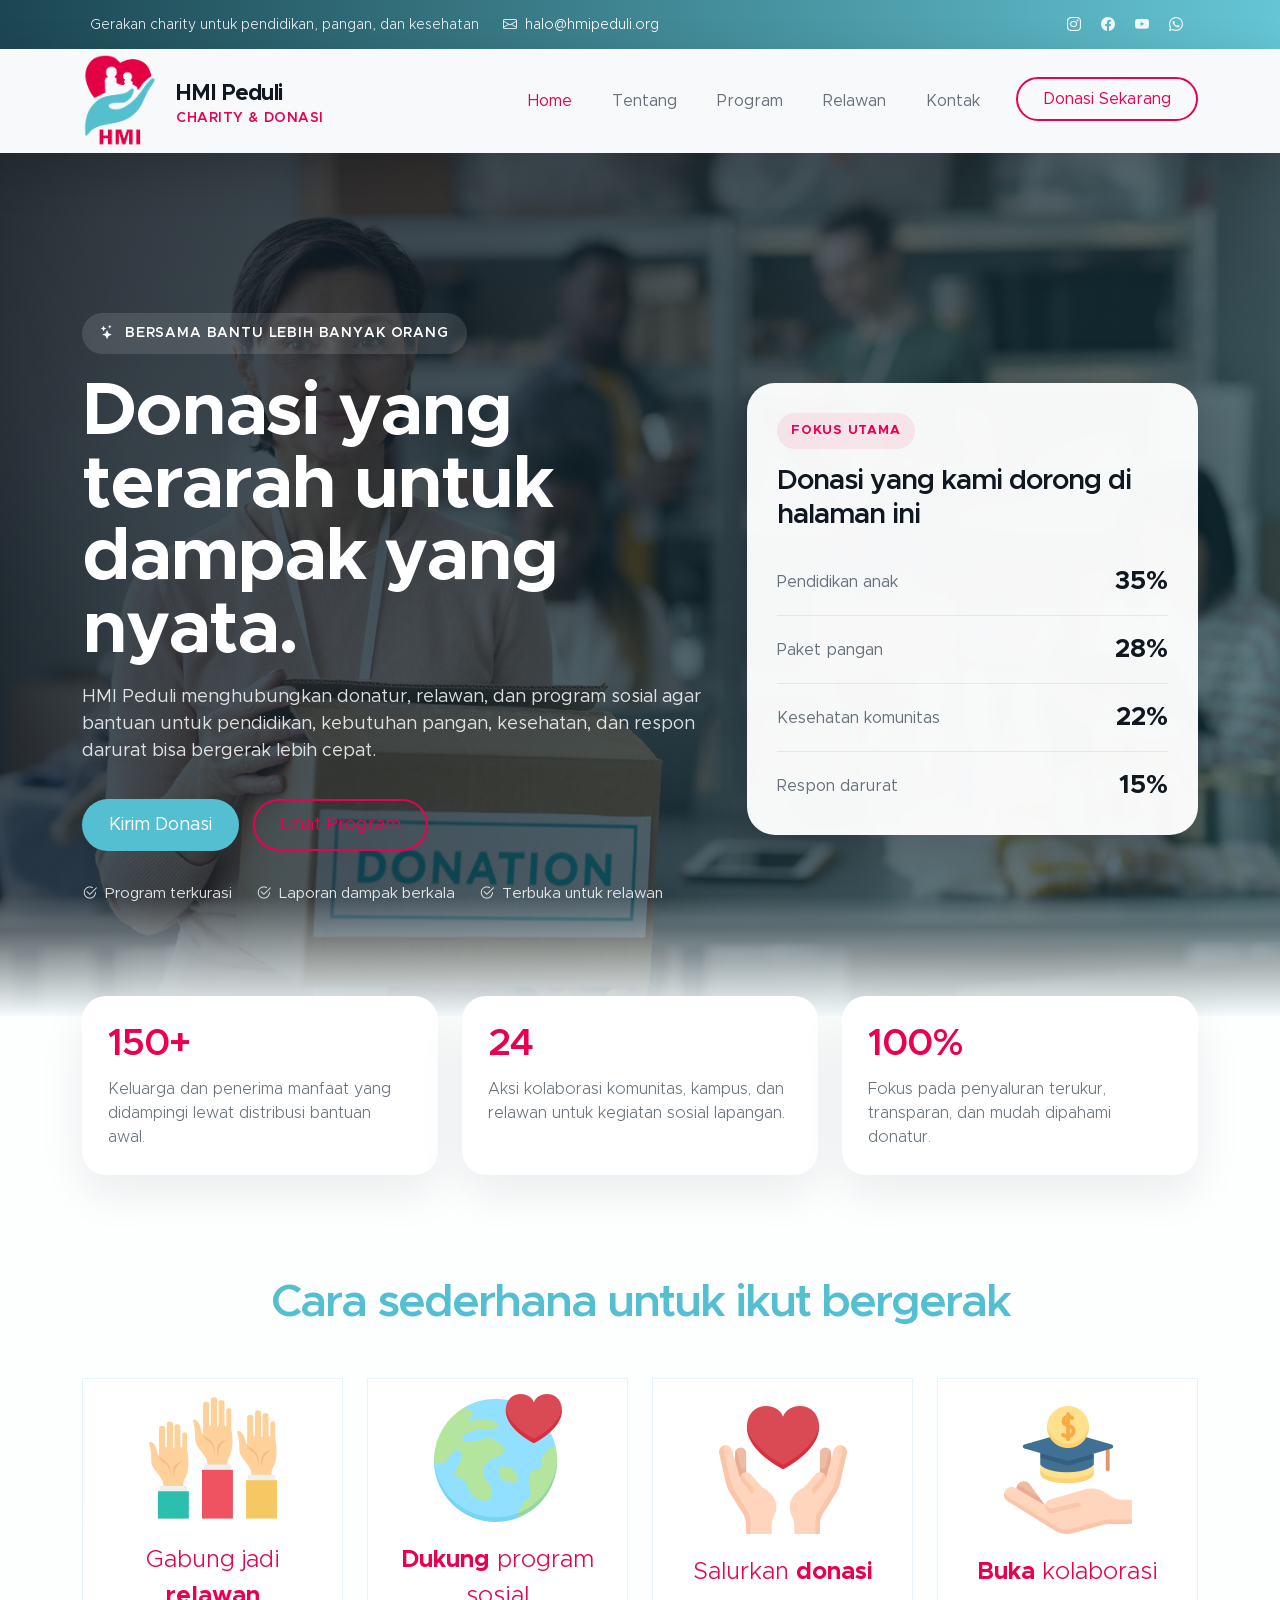
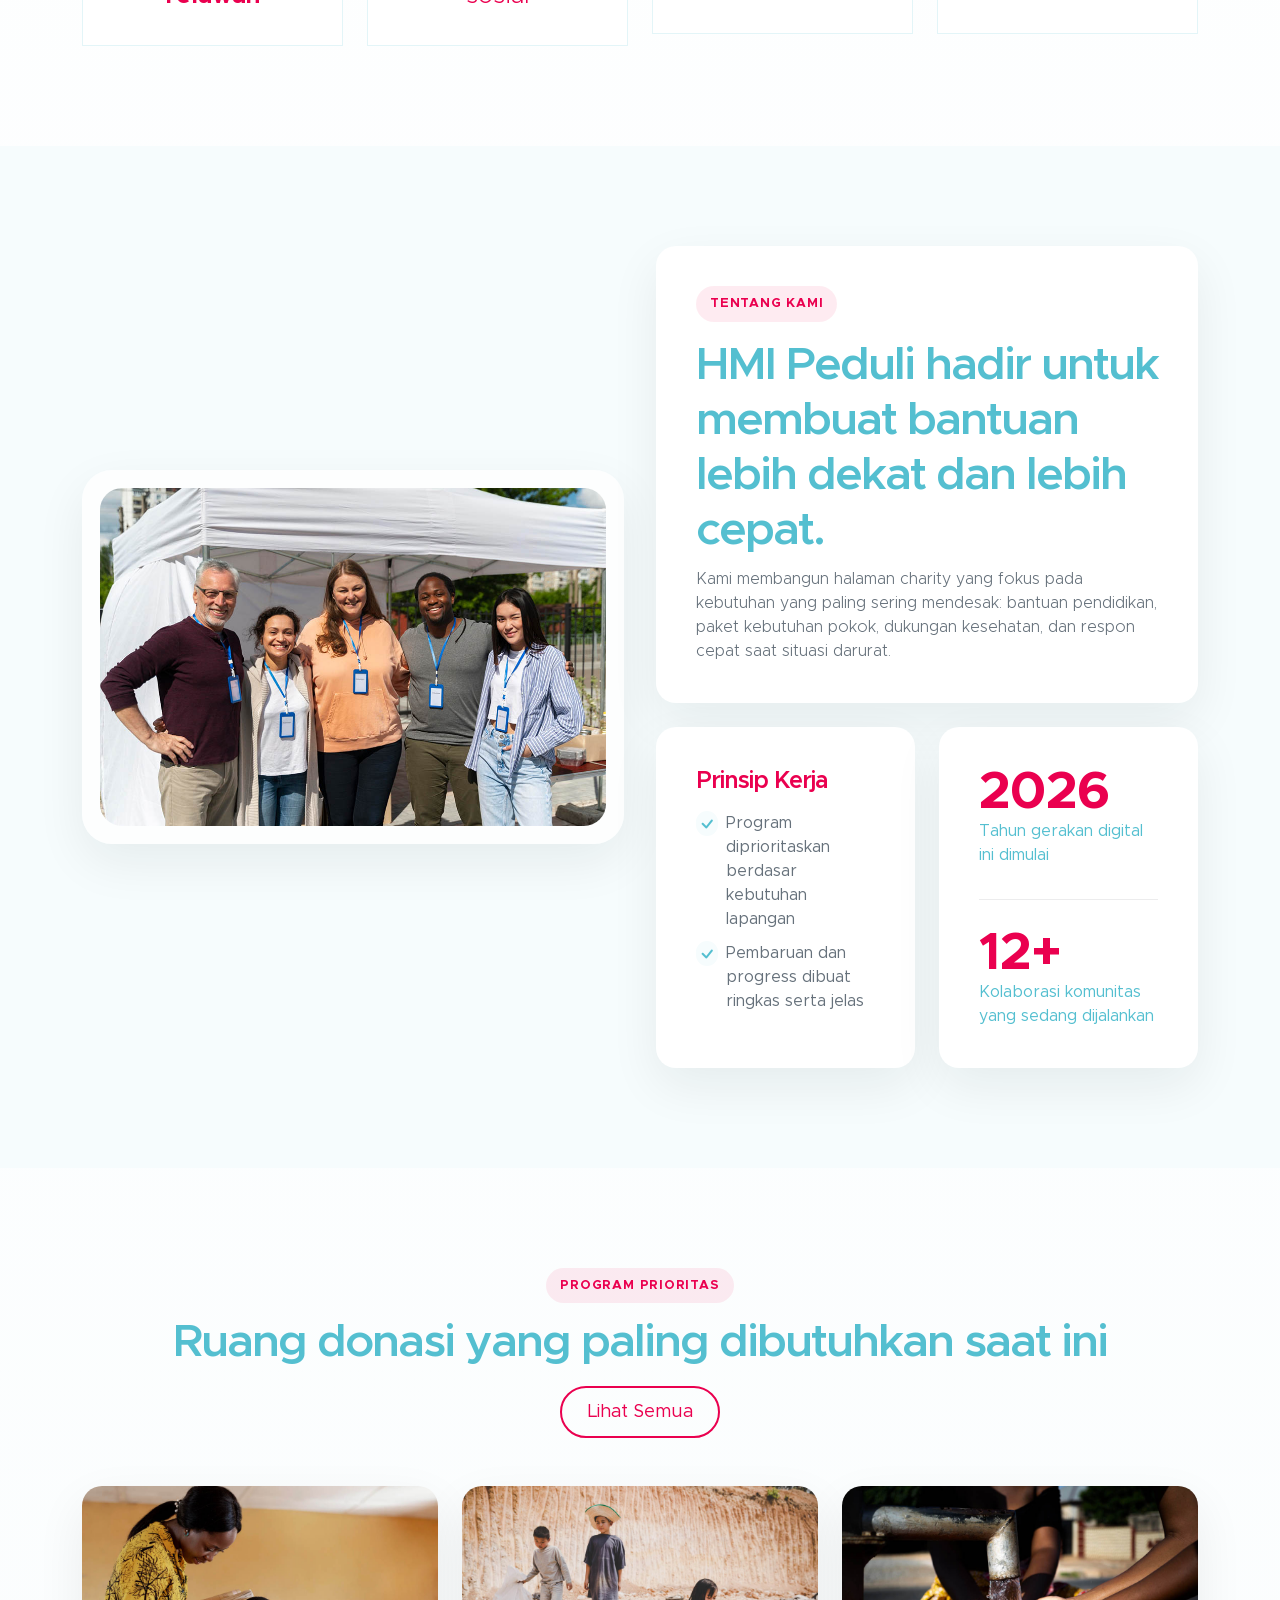
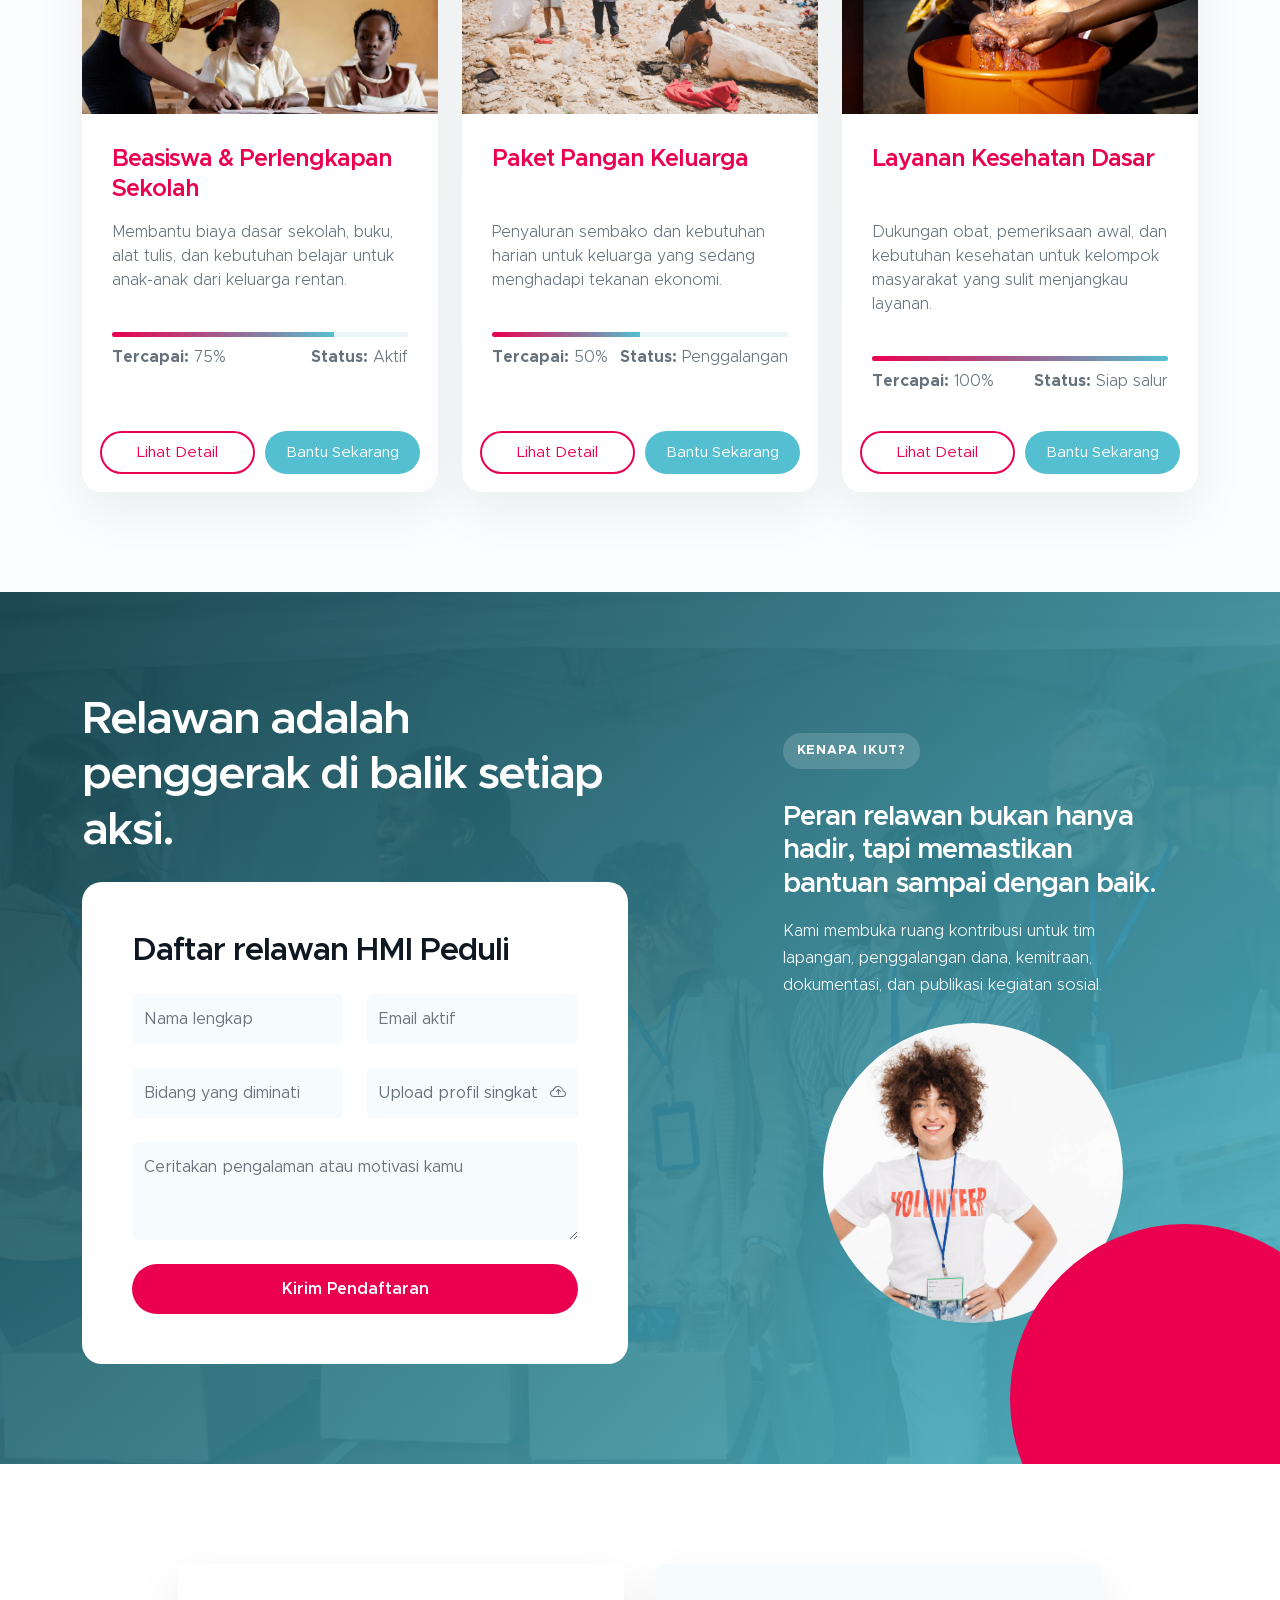
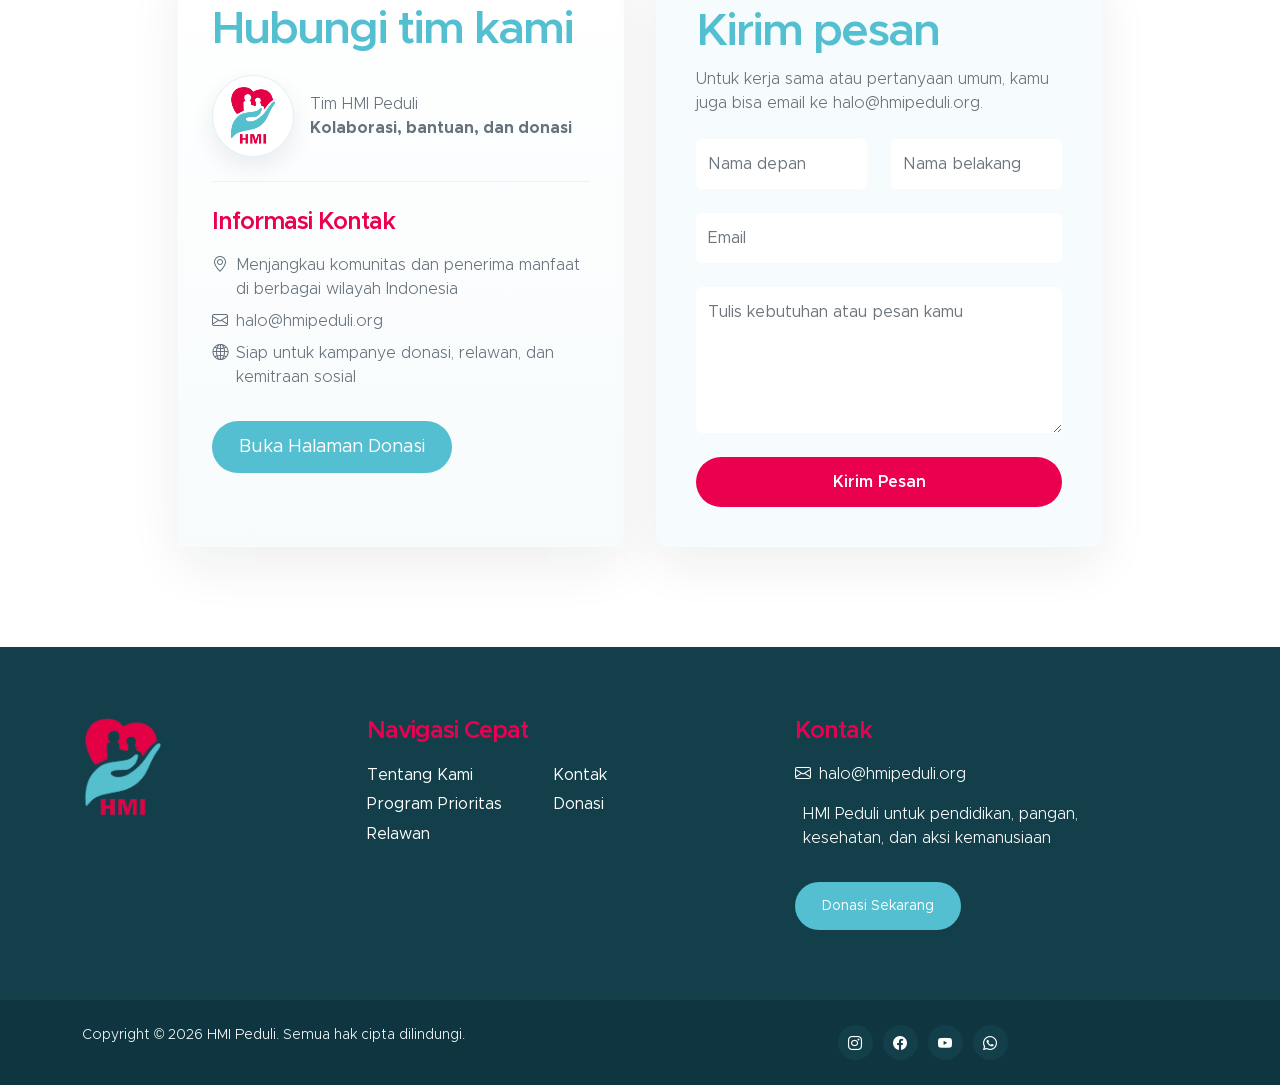
<file: public/index.html>
<!doctype html>
<html lang="id">

<head>
    <meta charset="utf-8">
    <meta name="viewport" content="width=device-width, initial-scale=1">
    <meta name="description" content="HMI Peduli adalah gerakan charity untuk menghimpun donasi dan relawan bagi pendidikan, pangan, kesehatan, dan aksi kemanusiaan.">
    <meta name="author" content="HMI Peduli">
    <title>HMI Peduli | Charity &amp; Donasi</title>
    <link rel="icon" type="image/x-icon" href="/favicon.ico">

    <link href="css/bootstrap.min.css" rel="stylesheet">
    <link href="css/bootstrap-icons.css" rel="stylesheet">
    <link href="css/templatemo-kind-heart-charity.css" rel="stylesheet">

    <style>
        :root {
            --primary-color: #ea004f;
            --secondary-color: #54bfd0;
            --section-bg-color: #f6fcfd;
            --site-footer-bg-color: #123f4a;
            --custom-btn-bg-color: #ea004f;
            --custom-btn-bg-hover-color: #54bfd0;
            --p-color: #66717b;
            --dark-color: #0f1720;
            --border-color: #dce8ec;
        }

        html { scroll-behavior: smooth; }
        body { background: linear-gradient(180deg, #ffffff 0%, #f8fcfd 100%); }
        .site-header { background: linear-gradient(90deg, rgba(18, 63, 74, 0.96), rgba(84, 191, 208, 0.9)); }
        .site-header p, .site-header a, .site-header .social-icon-link { color: rgba(255, 255, 255, 0.92); }
        .navbar-brand .logo { width: 74px; height: auto; margin-right: 14px; }
        .navbar-brand span { color: var(--dark-color); font-weight: 700; letter-spacing: -0.8px; }
        .navbar-brand small { color: var(--primary-color); font-size: 14px; font-weight: 600; letter-spacing: 0.04em; text-transform: uppercase; }
        .brand-hero {
            min-height: 92vh;
            padding: 160px 0 110px;
            position: relative;
            background:
                linear-gradient(120deg, rgba(15, 23, 32, 0.85), rgba(18, 63, 74, 0.6)),
                url("images/slide/volunteer-helping-with-donation-box.jpg") center center / cover no-repeat;
        }
        .brand-hero::after {
            content: "";
            position: absolute;
            inset: auto 0 0 0;
            height: 120px;
            background: linear-gradient(180deg, rgba(246, 252, 253, 0), rgba(246, 252, 253, 1));
        }
        .hero-copy, .hero-card { position: relative; z-index: 2; }
        .hero-eyebrow {
            display: inline-flex;
            align-items: center;
            gap: 10px;
            padding: 10px 18px;
            border-radius: 999px;
            background: rgba(255, 255, 255, 0.12);
            color: #fff;
            font-size: 14px;
            font-weight: 600;
            letter-spacing: 0.06em;
            text-transform: uppercase;
        }
        .hero-copy h1, .hero-copy p { color: #fff; }
        .hero-copy h1 {
            max-width: 720px;
            margin: 22px 0 18px;
            font-size: clamp(42px, 7vw, 74px);
            line-height: 0.98;
        }
        .hero-copy p { max-width: 620px; font-size: 18px; font-weight: 400; color: rgba(255, 255, 255, 0.84); }
        .hero-actions { display: flex; flex-wrap: wrap; gap: 14px; margin-top: 34px; }
        .hero-note { margin-top: 32px; display: flex; flex-wrap: wrap; gap: 24px; }
        .hero-note span { color: rgba(255, 255, 255, 0.84); font-size: 15px; font-weight: 500; }
        .hero-card {
            background: rgba(255, 255, 255, 0.96);
            border-radius: 28px;
            padding: 30px;
            box-shadow: 0 24px 70px rgba(0, 0, 0, 0.18);
        }
        .hero-card .stat-line {
            display: flex;
            justify-content: space-between;
            align-items: center;
            padding: 14px 0;
            border-bottom: 1px solid rgba(15, 23, 32, 0.08);
        }
        .hero-card .stat-line:last-child { border-bottom: 0; padding-bottom: 0; }
        .hero-card .stat-label { color: var(--p-color); font-weight: 500; }
        .hero-card .stat-value { color: var(--dark-color); font-size: 26px; font-weight: 700; }
        .brand-strip { margin-top: -44px; position: relative; z-index: 3; }
        .impact-card {
            height: 100%;
            padding: 26px;
            background: #fff;
            border-radius: 24px;
            box-shadow: 0 18px 46px rgba(15, 23, 32, 0.08);
        }
        .impact-card h3 { margin-bottom: 10px; color: var(--primary-color); font-size: 38px; }
        .featured-block { background: #fff; border: 1px solid rgba(84, 191, 208, 0.16); }
        .featured-block:hover { transform: translateY(-6px); box-shadow: 0 18px 40px rgba(84, 191, 208, 0.18); }
        .program-pill {
            display: inline-block;
            padding: 8px 14px;
            border-radius: 999px;
            background: rgba(234, 0, 79, 0.08);
            color: var(--primary-color);
            font-size: 13px;
            font-weight: 700;
            letter-spacing: 0.06em;
            text-transform: uppercase;
        }
        .custom-block-wrap, .custom-text-box, .contact-info-wrap, .contact-form { box-shadow: 0 18px 50px rgba(15, 23, 32, 0.07); }
        .program-grid {
            align-items: stretch;
            --bs-gutter-y: 1.5rem;
        }
        .program-section-header {
            display: flex;
            flex-direction: column;
            align-items: center;
            justify-content: center;
            gap: 12px;
            margin-bottom: 1.5rem;
        }
        .program-section-header .program-section-actions {
            margin-top: 4px;
        }
        .program-card-col {
            display: flex;
        }
        .program-card {
            display: flex;
            flex-direction: column;
            width: 100%;
            height: 100%;
        }
        .program-card .custom-block-image {
            height: 228px;
        }
        .program-card .custom-block {
            display: flex;
            flex-direction: column;
            flex: 1;
        }
        .program-card .custom-block-body {
            display: flex;
            flex-direction: column;
            flex: 1;
        }
        .program-card-title {
            line-height: 1.25;
            min-height: 2.5em;
            display: flex;
            align-items: flex-start;
        }
        .program-card-copy {
            min-height: 4.5em;
        }
        .program-card-meta {
            margin-top: auto;
            gap: 12px;
        }
        .program-card-actions {
            display: flex;
            gap: 10px;
            padding: 0 18px 18px;
        }
        .program-card-actions .btn {
            flex: 1;
            border-radius: 999px;
            font-size: 15px;
            padding: 12px 14px;
            text-align: center;
        }
        .program-card-actions .custom-btn {
            display: inline-block;
        }
        .about-balance-row {
            align-items: center;
            --bs-gutter-x: 2rem;
            --bs-gutter-y: 2rem;
        }
        .about-visual-card {
            padding: 18px;
            background: rgba(255, 255, 255, 0.78);
            border-radius: 30px;
            box-shadow: 0 18px 50px rgba(15, 23, 32, 0.07);
        }
        .about-visual-card .custom-text-box-image {
            border-radius: 22px;
        }
        .about-detail-grid {
            align-items: stretch;
            --bs-gutter-y: 1.5rem;
        }
        .about-detail-grid > div {
            display: flex;
        }
        .about-detail-grid .custom-text-box {
            width: 100%;
            height: 100%;
            margin-bottom: 0;
        }
        .about-metrics-box {
            display: flex;
            flex-direction: column;
            justify-content: space-between;
        }
        .about-metrics-box .counter-thumb {
            margin: 0;
        }
        .about-metrics-box .counter-thumb + .counter-thumb {
            margin-top: 32px;
            padding-top: 28px;
            border-top: 1px solid rgba(15, 23, 32, 0.08);
        }
        .contact-panels {
            align-items: stretch;
            justify-content: center;
            --bs-gutter-x: 2rem;
            --bs-gutter-y: 2rem;
        }
        .custom-block-wrap .progress { background: #eaf5f7; }
        .custom-block-wrap .progress-bar { background: linear-gradient(90deg, var(--primary-color), var(--secondary-color)); }
        .volunteer-section {
            background:
                linear-gradient(135deg, rgba(18, 63, 74, 0.95), rgba(84, 191, 208, 0.9)),
                url("images/different-people-doing-volunteer-work.jpg") center center / cover no-repeat;
        }
        .contact-info-wrap {
            background: linear-gradient(180deg, #ffffff 0%, #f7fbfc 100%);
            height: 100%;
            padding: 38px 34px 34px;
        }
        .contact-form {
            height: 100%;
        }
        .contact-info-wrap h2 {
            margin-bottom: 8px;
        }
        .contact-image-wrap {
            align-items: center;
            gap: 16px;
            margin-top: 18px;
            margin-bottom: 26px;
            padding-bottom: 24px;
        }
        .contact-avatar-shell {
            width: 82px;
            height: 82px;
            flex: 0 0 82px;
            display: flex;
            align-items: center;
            justify-content: center;
            background: #fff;
            border: 1px solid rgba(84, 191, 208, 0.18);
            border-radius: 50%;
            overflow: hidden;
            box-shadow: 0 10px 24px rgba(15, 23, 32, 0.08);
        }
        .contact-avatar-shell img {
            width: 100%;
            height: 100%;
            object-fit: contain;
            padding: 10px;
        }
        .contact-info a, .site-footer a { word-break: break-word; }
        .site-footer .logo { max-width: 140px; }
        .site-footer-bottom { background: rgba(0, 0, 0, 0.14); }
        @media screen and (max-width: 991px) {
            .brand-hero { min-height: auto; padding-top: 130px; }
            .brand-strip { margin-top: 0; }
            .program-section-header {
                align-items: center;
            }
            .program-card .custom-block-image { height: 210px; }
            .program-card-copy { min-height: 0; }
            .program-card-actions {
                flex-direction: column;
            }
            .about-balance-row { --bs-gutter-x: 1.25rem; }
            .about-visual-card { padding: 12px; }
            .contact-info-wrap { padding: 30px 24px; }
            .contact-panels { --bs-gutter-x: 1.25rem; }
        }
    </style>
</head>

<body id="top">
    <header class="site-header">
        <div class="container">
            <div class="row">
                <div class="col-lg-8 col-12 d-flex flex-wrap">
                    <p class="d-flex me-4 mb-0">
                        <i class="bi-heart-pulse me-2"></i>
                        Gerakan charity untuk pendidikan, pangan, dan kesehatan
                    </p>
                    <p class="d-flex mb-0">
                        <i class="bi-envelope me-2"></i>
                        <a href="mailto:halo@hmipeduli.org">halo@hmipeduli.org</a>
                    </p>
                </div>
                <div class="col-lg-3 col-12 ms-auto d-lg-block d-none">
                    <ul class="social-icon">
                        <li class="social-icon-item"><a href="#" class="social-icon-link bi-instagram"></a></li>
                        <li class="social-icon-item"><a href="#" class="social-icon-link bi-facebook"></a></li>
                        <li class="social-icon-item"><a href="#" class="social-icon-link bi-youtube"></a></li>
                        <li class="social-icon-item"><a href="#" class="social-icon-link bi-whatsapp"></a></li>
                    </ul>
                </div>
            </div>
        </div>
    </header>

    <nav class="navbar navbar-expand-lg bg-light shadow-lg">
        <div class="container">
            <a class="navbar-brand" href="/">
                <img src="logo.png" class="logo img-fluid" alt="Logo HMI Peduli">
                <span>HMI Peduli<small>Charity &amp; Donasi</small></span>
            </a>

            <button class="navbar-toggler" type="button" data-bs-toggle="collapse" data-bs-target="#navbarNav"
                aria-controls="navbarNav" aria-expanded="false" aria-label="Toggle navigation">
                <span class="navbar-toggler-icon"></span>
            </button>

            <div class="collapse navbar-collapse" id="navbarNav">
                <ul class="navbar-nav ms-auto">
                    <li class="nav-item"><a class="nav-link click-scroll" href="#top">Home</a></li>
                    <li class="nav-item"><a class="nav-link click-scroll" href="#tentang">Tentang</a></li>
                    <li class="nav-item"><a class="nav-link click-scroll" href="#program">Program</a></li>
                    <li class="nav-item"><a class="nav-link click-scroll" href="#relawan">Relawan</a></li>
                    <li class="nav-item"><a class="nav-link click-scroll" href="#kontak">Kontak</a></li>
                    <li class="nav-item ms-3"><a class="nav-link custom-btn custom-border-btn btn" href="/donasi">Donasi Sekarang</a></li>
                </ul>
            </div>
        </div>
    </nav>

    <main>
        <section class="brand-hero d-flex align-items-center">
            <div class="container">
                <div class="row align-items-center g-4">
                    <div class="col-lg-7 col-12">
                        <div class="hero-copy">
                            <span class="hero-eyebrow"><i class="bi-stars"></i>Bersama bantu lebih banyak orang</span>
                            <h1>Donasi yang terarah untuk dampak yang nyata.</h1>
                            <p>HMI Peduli menghubungkan donatur, relawan, dan program sosial agar bantuan untuk pendidikan, kebutuhan pangan, kesehatan, dan respon darurat bisa bergerak lebih cepat.</p>
                            <div class="hero-actions">
                                <a href="/donasi" class="custom-btn btn">Kirim Donasi</a>
                                <a href="#program" class="custom-btn custom-border-btn btn">Lihat Program</a>
                            </div>
                            <div class="hero-note">
                                <span><i class="bi-check2-circle me-2"></i>Program terkurasi</span>
                                <span><i class="bi-check2-circle me-2"></i>Laporan dampak berkala</span>
                                <span><i class="bi-check2-circle me-2"></i>Terbuka untuk relawan</span>
                            </div>
                        </div>
                    </div>

                    <div class="col-lg-5 col-12">
                        <div class="hero-card">
                            <span class="program-pill mb-3">Fokus Utama</span>
                            <h4 class="mb-3">Donasi yang kami dorong di halaman ini</h4>
                            <div class="stat-line"><span class="stat-label">Pendidikan anak</span><span class="stat-value">35%</span></div>
                            <div class="stat-line"><span class="stat-label">Paket pangan</span><span class="stat-value">28%</span></div>
                            <div class="stat-line"><span class="stat-label">Kesehatan komunitas</span><span class="stat-value">22%</span></div>
                            <div class="stat-line"><span class="stat-label">Respon darurat</span><span class="stat-value">15%</span></div>
                        </div>
                    </div>
                </div>
            </div>
        </section>

        <section class="brand-strip pb-0">
            <div class="container">
                <div class="row g-4">
                    <div class="col-lg-4 col-md-6 col-12">
                        <div class="impact-card">
                            <h3>150+</h3>
                            <p class="mb-0">Keluarga dan penerima manfaat yang didampingi lewat distribusi bantuan awal.</p>
                        </div>
                    </div>
                    <div class="col-lg-4 col-md-6 col-12">
                        <div class="impact-card">
                            <h3>24</h3>
                            <p class="mb-0">Aksi kolaborasi komunitas, kampus, dan relawan untuk kegiatan sosial lapangan.</p>
                        </div>
                    </div>
                    <div class="col-lg-4 col-md-12 col-12">
                        <div class="impact-card">
                            <h3>100%</h3>
                            <p class="mb-0">Fokus pada penyaluran terukur, transparan, dan mudah dipahami donatur.</p>
                        </div>
                    </div>
                </div>
            </div>
        </section>

        <section class="section-padding">
            <div class="container">
                <div class="row">
                    <div class="col-lg-10 col-12 text-center mx-auto">
                        <h2 class="mb-5">Cara sederhana untuk ikut bergerak</h2>
                    </div>
                    <div class="col-lg-3 col-md-6 col-12 mb-4 mb-lg-0">
                        <div class="featured-block d-flex justify-content-center align-items-center">
                            <a href="/donasi" class="d-block">
                                <img src="images/icons/hands.png" class="featured-block-image img-fluid" alt="Relawan">
                                <p class="featured-block-text">Gabung jadi <strong>relawan</strong></p>
                            </a>
                        </div>
                    </div>
                    <div class="col-lg-3 col-md-6 col-12 mb-4 mb-lg-0">
                        <div class="featured-block d-flex justify-content-center align-items-center">
                            <a href="#program" class="d-block">
                                <img src="images/icons/heart.png" class="featured-block-image img-fluid" alt="Aksi sosial">
                                <p class="featured-block-text"><strong>Dukung</strong> program sosial</p>
                            </a>
                        </div>
                    </div>
                    <div class="col-lg-3 col-md-6 col-12 mb-4 mb-lg-0">
                        <div class="featured-block d-flex justify-content-center align-items-center">
                            <a href="/donasi" class="d-block">
                                <img src="images/icons/receive.png" class="featured-block-image img-fluid" alt="Donasi">
                                <p class="featured-block-text">Salurkan <strong>donasi</strong></p>
                            </a>
                        </div>
                    </div>
                    <div class="col-lg-3 col-md-6 col-12">
                        <div class="featured-block d-flex justify-content-center align-items-center">
                            <a href="#kontak" class="d-block">
                                <img src="images/icons/scholarship.png" class="featured-block-image img-fluid" alt="Kemitraan">
                                <p class="featured-block-text"><strong>Buka</strong> kolaborasi</p>
                            </a>
                        </div>
                    </div>
                </div>
            </div>
        </section>

        <section class="section-padding section-bg" id="tentang">
            <div class="container">
                <div class="row about-balance-row">
                    <div class="col-lg-6 col-12 mb-5 mb-lg-0">
                        <div class="about-visual-card">
                            <img src="images/group-people-volunteering-foodbank-poor-people.jpg"
                                class="custom-text-box-image img-fluid" alt="Kegiatan HMI Peduli">
                        </div>
                    </div>

                    <div class="col-lg-6 col-12">
                        <div class="about-content-stack">
                            <div class="custom-text-box">
                                <span class="program-pill mb-3">Tentang Kami</span>
                                <h2 class="mb-2">HMI Peduli hadir untuk membuat bantuan lebih dekat dan lebih cepat.</h2>
                                <p class="mb-0">Kami membangun halaman charity yang fokus pada kebutuhan yang paling sering mendesak: bantuan pendidikan, paket kebutuhan pokok, dukungan kesehatan, dan respon cepat saat situasi darurat.</p>
                            </div>

                            <div class="row about-detail-grid">
                                <div class="col-lg-6 col-md-6 col-12">
                                    <div class="custom-text-box mb-lg-0">
                                        <h5 class="mb-3">Prinsip Kerja</h5>
                                        <ul class="custom-list mt-2">
                                            <li class="custom-list-item d-flex">
                                                <i class="bi-check custom-text-box-icon me-2"></i>
                                                Program diprioritaskan berdasar kebutuhan lapangan
                                            </li>
                                            <li class="custom-list-item d-flex">
                                                <i class="bi-check custom-text-box-icon me-2"></i>
                                                Pembaruan dan progress dibuat ringkas serta jelas
                                            </li>
                                        </ul>
                                    </div>
                                </div>

                                <div class="col-lg-6 col-md-6 col-12">
                                    <div class="custom-text-box about-metrics-box mb-lg-0">
                                        <div class="counter-thumb">
                                            <div class="d-flex">
                                                <span class="counter-number" data-from="1" data-to="2026" data-speed="1000"></span>
                                            </div>
                                            <span class="counter-text">Tahun gerakan digital ini dimulai</span>
                                        </div>

                                        <div class="counter-thumb">
                                            <div class="d-flex">
                                                <span class="counter-number" data-from="1" data-to="12" data-speed="1000"></span>
                                                <span class="counter-number-text">+</span>
                                            </div>
                                            <span class="counter-text">Kolaborasi komunitas yang sedang dijalankan</span>
                                        </div>
                                    </div>
                                </div>
                            </div>
                        </div>
                    </div>
                </div>
            </div>
        </section>

        <section class="section-padding" id="program">
            <div class="container">
                <div class="row program-grid">
                    <div class="col-lg-12 col-12">
                        <div class="program-section-header text-center">
                            <span class="program-pill">Program Prioritas</span>
                            <h2 class="mb-0">Ruang donasi yang paling dibutuhkan saat ini</h2>
                            <div class="program-section-actions">
                                <a href="/ruang-donasi" class="custom-btn custom-border-btn btn">Lihat Semua</a>
                            </div>
                        </div>
                    </div>

                    <div class="col-lg-4 col-md-6 col-12 mb-4 mb-lg-0 program-card-col">
                        <div class="custom-block-wrap program-card">
                            <img src="images/causes/group-african-kids-paying-attention-class.jpg"
                                class="custom-block-image img-fluid" alt="Pendidikan">

                            <div class="custom-block">
                                <div class="custom-block-body">
                                    <h5 class="mb-3 program-card-title">Beasiswa &amp; Perlengkapan Sekolah</h5>
                                    <p class="program-card-copy">Membantu biaya dasar sekolah, buku, alat tulis, dan kebutuhan belajar untuk anak-anak dari keluarga rentan.</p>
                                    <div class="progress mt-4">
                                        <div class="progress-bar w-75" role="progressbar" aria-valuenow="75" aria-valuemin="0" aria-valuemax="100"></div>
                                    </div>
                                    <div class="d-flex align-items-center my-2 program-card-meta">
                                        <p class="mb-0"><strong>Tercapai:</strong> 75%</p>
                                        <p class="ms-auto mb-0"><strong>Status:</strong> Aktif</p>
                                    </div>
                                </div>
                                <div class="program-card-actions">
                                    <a href="/ruang-donasi/beasiswa-perlengkapan-sekolah" class="custom-btn custom-border-btn btn">Lihat Detail</a>
                                    <a href="/donasi" class="custom-btn btn">Bantu Sekarang</a>
                                </div>
                            </div>
                        </div>
                    </div>

                    <div class="col-lg-4 col-md-6 col-12 mb-4 mb-lg-0 program-card-col">
                        <div class="custom-block-wrap program-card">
                            <img src="images/causes/poor-child-landfill-looks-forward-with-hope.jpg"
                                class="custom-block-image img-fluid" alt="Pangan">

                            <div class="custom-block">
                                <div class="custom-block-body">
                                    <h5 class="mb-3 program-card-title">Paket Pangan Keluarga</h5>
                                    <p class="program-card-copy">Penyaluran sembako dan kebutuhan harian untuk keluarga yang sedang menghadapi tekanan ekonomi.</p>
                                    <div class="progress mt-4">
                                        <div class="progress-bar w-50" role="progressbar" aria-valuenow="50" aria-valuemin="0" aria-valuemax="100"></div>
                                    </div>
                                    <div class="d-flex align-items-center my-2 program-card-meta">
                                        <p class="mb-0"><strong>Tercapai:</strong> 50%</p>
                                        <p class="ms-auto mb-0"><strong>Status:</strong> Penggalangan</p>
                                    </div>
                                </div>
                                <div class="program-card-actions">
                                    <a href="/ruang-donasi/paket-pangan-keluarga" class="custom-btn custom-border-btn btn">Lihat Detail</a>
                                    <a href="/donasi" class="custom-btn btn">Bantu Sekarang</a>
                                </div>
                            </div>
                        </div>
                    </div>

                    <div class="col-lg-4 col-md-6 col-12 program-card-col">
                        <div class="custom-block-wrap program-card">
                            <img src="images/causes/african-woman-pouring-water-recipient-outdoors.jpg"
                                class="custom-block-image img-fluid" alt="Kesehatan">

                            <div class="custom-block">
                                <div class="custom-block-body">
                                    <h5 class="mb-3 program-card-title">Layanan Kesehatan Dasar</h5>
                                    <p class="program-card-copy">Dukungan obat, pemeriksaan awal, dan kebutuhan kesehatan untuk kelompok masyarakat yang sulit menjangkau layanan.</p>
                                    <div class="progress mt-4">
                                        <div class="progress-bar w-100" role="progressbar" aria-valuenow="100" aria-valuemin="0" aria-valuemax="100"></div>
                                    </div>
                                    <div class="d-flex align-items-center my-2 program-card-meta">
                                        <p class="mb-0"><strong>Tercapai:</strong> 100%</p>
                                        <p class="ms-auto mb-0"><strong>Status:</strong> Siap salur</p>
                                    </div>
                                </div>
                                <div class="program-card-actions">
                                    <a href="/ruang-donasi/layanan-kesehatan-dasar" class="custom-btn custom-border-btn btn">Lihat Detail</a>
                                    <a href="/donasi" class="custom-btn btn">Bantu Sekarang</a>
                                </div>
                            </div>
                        </div>
                    </div>
                </div>
            </div>
        </section>

        <section class="volunteer-section section-padding" id="relawan">
            <div class="container">
                <div class="row align-items-center">
                    <div class="col-lg-6 col-12">
                        <h2 class="text-white mb-4">Relawan adalah penggerak di balik setiap aksi.</h2>

                        <form class="custom-form volunteer-form mb-5 mb-lg-0" action="#" method="post" role="form">
                            <h3 class="mb-4">Daftar relawan HMI Peduli</h3>
                            <div class="row">
                                <div class="col-lg-6 col-12">
                                    <input type="text" name="volunteer-name" id="volunteer-name" class="form-control" placeholder="Nama lengkap" required>
                                </div>
                                <div class="col-lg-6 col-12">
                                    <input type="email" name="volunteer-email" id="volunteer-email" pattern="[^ @]*@[^ @]*" class="form-control" placeholder="Email aktif" required>
                                </div>
                                <div class="col-lg-6 col-12">
                                    <input type="text" name="volunteer-subject" id="volunteer-subject" class="form-control" placeholder="Bidang yang diminati" required>
                                </div>
                                <div class="col-lg-6 col-12">
                                    <div class="input-group input-group-file">
                                        <input type="file" class="form-control" id="inputGroupFile02">
                                        <label class="input-group-text" for="inputGroupFile02">Upload profil singkat</label>
                                        <i class="bi-cloud-arrow-up ms-auto"></i>
                                    </div>
                                </div>
                            </div>

                            <textarea name="volunteer-message" rows="3" class="form-control" id="volunteer-message" placeholder="Ceritakan pengalaman atau motivasi kamu"></textarea>
                            <button type="submit" class="form-control">Kirim Pendaftaran</button>
                        </form>
                    </div>

                    <div class="col-lg-5 col-12 ms-auto">
                        <div class="custom-block-body text-white">
                            <span class="program-pill mb-3" style="background: rgba(255,255,255,0.16); color: #fff;">Kenapa ikut?</span>
                            <h4 class="text-white mt-lg-3 mb-lg-3">Peran relawan bukan hanya hadir, tapi memastikan bantuan sampai dengan baik.</h4>
                            <p class="text-white mb-4">Kami membuka ruang kontribusi untuk tim lapangan, penggalangan dana, kemitraan, dokumentasi, dan publikasi kegiatan sosial.</p>
                            <img src="images/smiling-casual-woman-dressed-volunteer-t-shirt-with-badge.jpg" class="volunteer-image img-fluid" alt="Relawan HMI Peduli">
                        </div>
                    </div>
                </div>
            </div>
        </section>

        <section class="contact-section section-padding" id="kontak">
            <div class="container">
                <div class="row contact-panels">
                    <div class="col-lg-5 col-12">
                        <div class="contact-info-wrap">
                            <h2>Hubungi tim kami</h2>

                            <div class="contact-image-wrap d-flex flex-wrap">
                                <div class="contact-avatar-shell">
                                    <img src="logo.png" class="img-fluid" alt="Logo HMI Peduli">
                                </div>
                                <div class="d-flex flex-column justify-content-center">
                                    <p class="mb-0">Tim HMI Peduli</p>
                                    <p class="mb-0"><strong>Kolaborasi, bantuan, dan donasi</strong></p>
                                </div>
                            </div>

                            <div class="contact-info">
                                <h5 class="mb-3">Informasi Kontak</h5>
                                <p class="d-flex mb-2"><i class="bi-geo-alt me-2"></i>Menjangkau komunitas dan penerima manfaat di berbagai wilayah Indonesia</p>
                                <p class="d-flex mb-2"><i class="bi-envelope me-2"></i><a href="mailto:halo@hmipeduli.org">halo@hmipeduli.org</a></p>
                                <p class="d-flex"><i class="bi-globe2 me-2"></i>Siap untuk kampanye donasi, relawan, dan kemitraan sosial</p>
                                <a href="/donasi" class="custom-btn btn mt-3">Buka Halaman Donasi</a>
                            </div>
                        </div>
                    </div>

                    <div class="col-lg-5 col-12">
                        <form class="custom-form contact-form" action="#" method="post" role="form">
                            <h2>Kirim pesan</h2>
                            <p class="mb-4">Untuk kerja sama atau pertanyaan umum, kamu juga bisa email ke <a href="mailto:halo@hmipeduli.org">halo@hmipeduli.org</a>.</p>
                            <div class="row">
                                <div class="col-lg-6 col-md-6 col-12">
                                    <input type="text" name="first-name" id="first-name" class="form-control" placeholder="Nama depan" required>
                                </div>
                                <div class="col-lg-6 col-md-6 col-12">
                                    <input type="text" name="last-name" id="last-name" class="form-control" placeholder="Nama belakang" required>
                                </div>
                            </div>
                            <input type="email" name="email" id="email" pattern="[^ @]*@[^ @]*" class="form-control" placeholder="Email" required>
                            <textarea name="message" rows="5" class="form-control" id="message" placeholder="Tulis kebutuhan atau pesan kamu"></textarea>
                            <button type="submit" class="form-control">Kirim Pesan</button>
                        </form>
                    </div>
                </div>
            </div>
        </section>
    </main>

    <footer class="site-footer">
        <div class="container">
            <div class="row">
                <div class="col-lg-3 col-12 mb-4">
                    <img src="logo.png" class="logo img-fluid" alt="Logo HMI Peduli">
                </div>
                <div class="col-lg-4 col-md-6 col-12 mb-4">
                    <h5 class="site-footer-title mb-3">Navigasi Cepat</h5>
                    <ul class="footer-menu">
                        <li class="footer-menu-item"><a href="#tentang" class="footer-menu-link">Tentang Kami</a></li>
                        <li class="footer-menu-item"><a href="#program" class="footer-menu-link">Program Prioritas</a></li>
                        <li class="footer-menu-item"><a href="#relawan" class="footer-menu-link">Relawan</a></li>
                        <li class="footer-menu-item"><a href="#kontak" class="footer-menu-link">Kontak</a></li>
                        <li class="footer-menu-item"><a href="/donasi" class="footer-menu-link">Donasi</a></li>
                    </ul>
                </div>
                <div class="col-lg-4 col-md-6 col-12 mx-auto">
                    <h5 class="site-footer-title mb-3">Kontak</h5>
                    <p class="text-white d-flex">
                        <i class="bi-envelope me-2"></i>
                        <a href="mailto:halo@hmipeduli.org" class="site-footer-link">halo@hmipeduli.org</a>
                    </p>
                    <p class="text-white d-flex mt-3">
                        <i class="bi-heart-pulse me-2"></i>
                        HMI Peduli untuk pendidikan, pangan, kesehatan, dan aksi kemanusiaan
                    </p>
                    <a href="/donasi" class="custom-btn btn mt-3">Donasi Sekarang</a>
                </div>
            </div>
        </div>

        <div class="site-footer-bottom">
            <div class="container">
                <div class="row">
                    <div class="col-lg-6 col-md-7 col-12">
                        <p class="copyright-text mb-0">Copyright &copy; 2026 <a href="/">HMI Peduli</a>. Semua hak cipta dilindungi.</p>
                    </div>
                    <div class="col-lg-6 col-md-5 col-12 d-flex justify-content-center align-items-center mx-auto">
                        <ul class="social-icon">
                            <li class="social-icon-item"><a href="#" class="social-icon-link bi-instagram"></a></li>
                            <li class="social-icon-item"><a href="#" class="social-icon-link bi-facebook"></a></li>
                            <li class="social-icon-item"><a href="#" class="social-icon-link bi-youtube"></a></li>
                            <li class="social-icon-item"><a href="#" class="social-icon-link bi-whatsapp"></a></li>
                        </ul>
                    </div>
                </div>
            </div>
        </div>
    </footer>

    <script src="js/jquery.min.js"></script>
    <script src="js/bootstrap.min.js"></script>
    <script src="js/jquery.sticky.js"></script>
    <script src="js/click-scroll.js"></script>
    <script src="js/counter.js"></script>
    <script src="js/custom.js"></script>
</body>

</html>
</file>
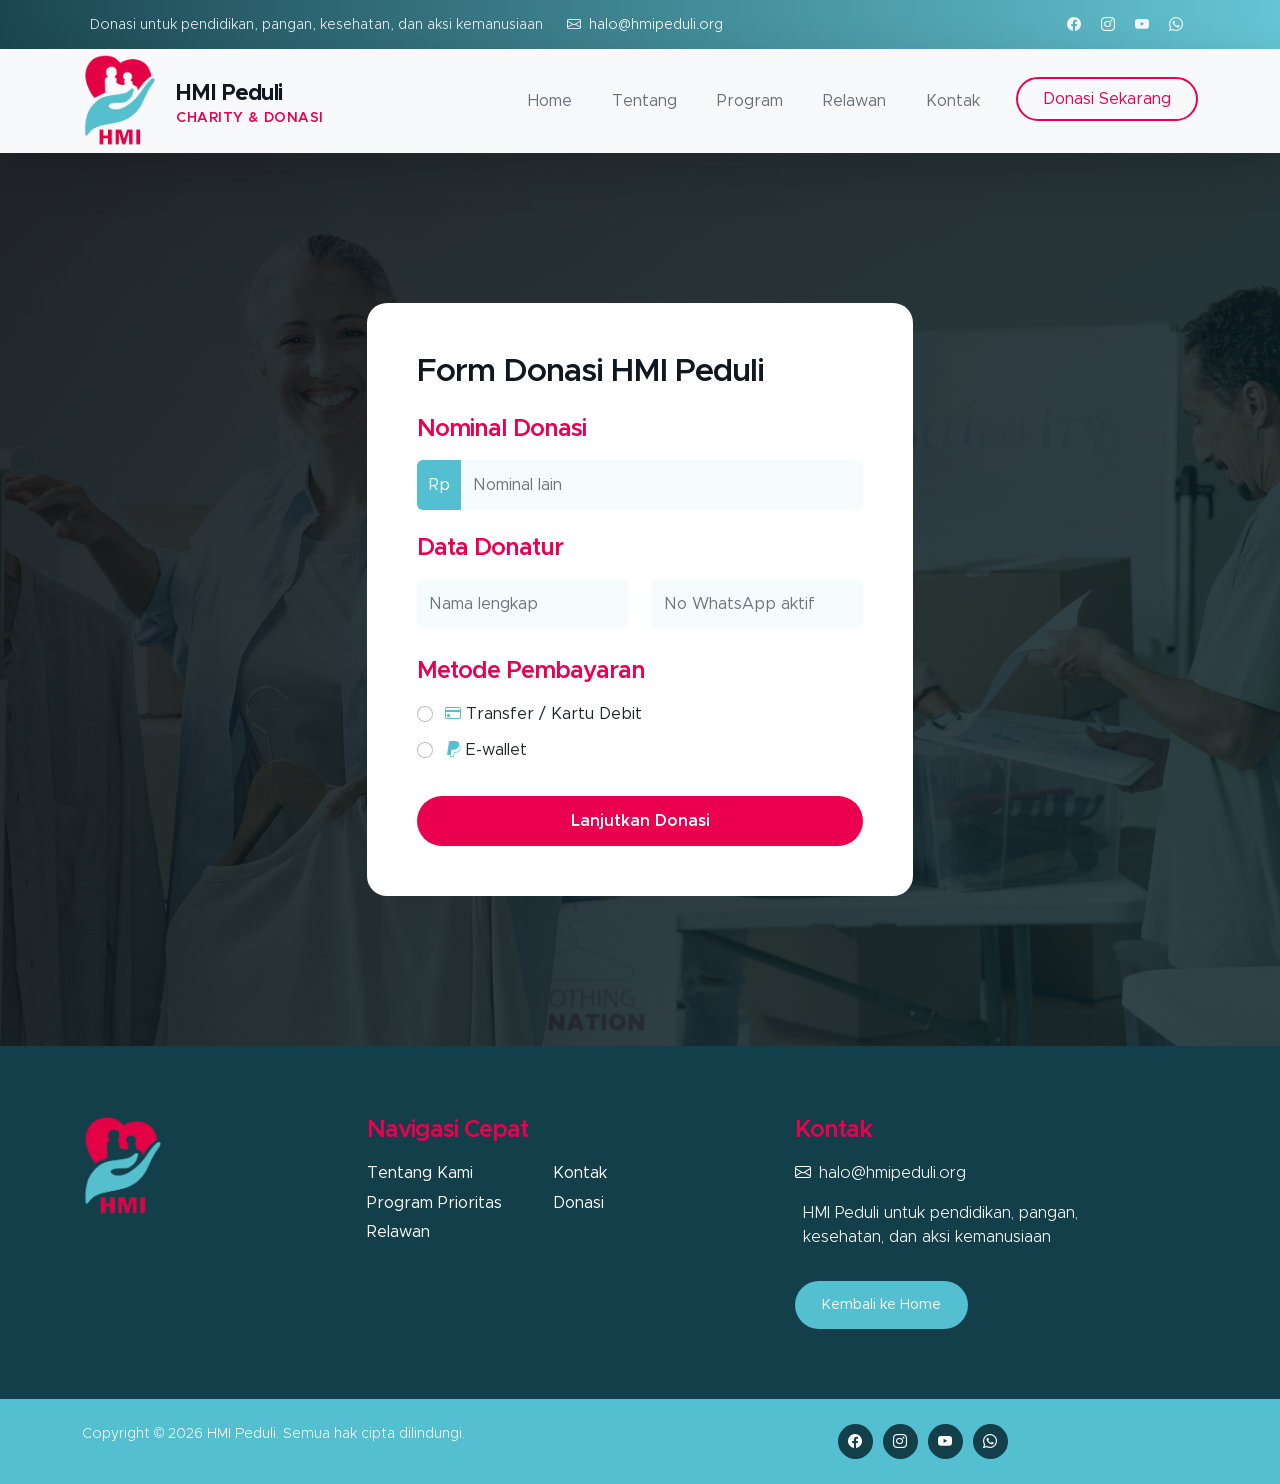
<file: public/donate.html>
<!doctype html>
<html lang="id">

<head>
    <meta charset="utf-8">
    <meta name="viewport" content="width=device-width, initial-scale=1">

    <meta name="description" content="Halaman donasi HMI Peduli untuk mendukung program pendidikan, pangan, kesehatan, dan aksi kemanusiaan.">
    <meta name="author" content="HMI Peduli">

    <title>HMI Peduli | Halaman Donasi</title>
    <link rel="icon" type="image/x-icon" href="/favicon.ico">

    <!-- CSS FILES -->
    <link href="css/bootstrap.min.css" rel="stylesheet">

    <link href="css/bootstrap-icons.css" rel="stylesheet">

    <link href="css/templatemo-kind-heart-charity.css" rel="stylesheet">

    <style>
        :root {
            --primary-color: #ea004f;
            --secondary-color: #54bfd0;
            --section-bg-color: #f6fcfd;
            --site-footer-bg-color: #123f4a;
            --custom-btn-bg-color: #ea004f;
            --custom-btn-bg-hover-color: #54bfd0;
            --p-color: #66717b;
            --dark-color: #0f1720;
            --border-color: #dce8ec;
        }

        .site-header {
            background: linear-gradient(90deg, rgba(18, 63, 74, 0.96), rgba(84, 191, 208, 0.9));
        }

        .site-header p,
        .site-header a,
        .site-header .social-icon-link {
            color: rgba(255, 255, 255, 0.92);
        }

        .navbar-brand .logo {
            width: 74px;
            margin-right: 14px;
        }

        .navbar-brand span {
            color: var(--dark-color);
            font-weight: 700;
            letter-spacing: -0.8px;
        }

        .navbar-brand small {
            color: var(--primary-color);
            font-size: 14px;
            font-weight: 600;
            letter-spacing: 0.04em;
            text-transform: uppercase;
        }

        .donate-section {
            background:
                linear-gradient(135deg, rgba(15, 23, 32, 0.82), rgba(18, 63, 74, 0.74)),
                url("images/slide/medium-shot-people-collecting-donations.jpg") center center / cover no-repeat;
        }

        .site-footer .logo {
            max-width: 140px;
        }
    </style>
</head>

<body>

    <header class="site-header">
        <div class="container">
            <div class="row">

                <div class="col-lg-8 col-12 d-flex flex-wrap">
                    <p class="d-flex me-4 mb-0">
                        <i class="bi-heart-pulse me-2"></i>
                        Donasi untuk pendidikan, pangan, kesehatan, dan aksi kemanusiaan
                    </p>

                    <p class="d-flex mb-0">
                        <i class="bi-envelope me-2"></i>
                        <a href="mailto:halo@hmipeduli.org">halo@hmipeduli.org</a>
                    </p>
                </div>

                <div class="col-lg-3 col-12 ms-auto d-lg-block d-none">
                    <ul class="social-icon">
                        <li class="social-icon-item">
                            <a href="#" class="social-icon-link bi-facebook"></a>
                        </li>

                        <li class="social-icon-item">
                            <a href="#" class="social-icon-link bi-instagram"></a>
                        </li>

                        <li class="social-icon-item">
                            <a href="#" class="social-icon-link bi-youtube"></a>
                        </li>

                        <li class="social-icon-item">
                            <a href="#" class="social-icon-link bi-whatsapp"></a>
                        </li>
                    </ul>
                </div>

            </div>
        </div>
    </header>

    <nav class="navbar navbar-expand-lg bg-light shadow-lg">
        <div class="container">
            <a class="navbar-brand" href="/">
                <img src="logo.png" class="logo img-fluid" alt="Logo HMI Peduli">
                <span>
                    HMI Peduli
                    <small>Charity &amp; Donasi</small>
                </span>
            </a>

            <button class="navbar-toggler" type="button" data-bs-toggle="collapse" data-bs-target="#navbarNav"
                aria-controls="navbarNav" aria-expanded="false" aria-label="Toggle navigation">
                <span class="navbar-toggler-icon"></span>
            </button>

            <div class="collapse navbar-collapse" id="navbarNav">
                <ul class="navbar-nav ms-auto">
                    <li class="nav-item">
                        <a class="nav-link click-scroll" href="/">Home</a>
                    </li>

                    <li class="nav-item">
                        <a class="nav-link click-scroll" href="/#tentang">Tentang</a>
                    </li>

                    <li class="nav-item">
                        <a class="nav-link click-scroll" href="/#program">Program</a>
                    </li>

                    <li class="nav-item">
                        <a class="nav-link click-scroll" href="/#relawan">Relawan</a>
                    </li>

                    <li class="nav-item">
                        <a class="nav-link click-scroll" href="/#kontak">Kontak</a>
                    </li>

                    <li class="nav-item ms-3">
                        <a class="nav-link custom-btn custom-border-btn btn" href="/donasi">Donasi Sekarang</a>
                    </li>
                </ul>
            </div>
        </div>
    </nav>

    <main>

        <section class="donate-section">
            <div class="section-overlay"></div>
            <div class="container">
                <div class="row">

                    <div class="col-lg-6 col-12 mx-auto">
                        <form class="custom-form donate-form" action="#" method="get" role="form">
                            <h3 class="mb-4">Form Donasi HMI Peduli</h3>

                            <div class="row">
                                <div class="col-lg-12 col-12">
                                    <h5 class="mb-3">Nominal Donasi</h5>
                                </div>

                                <div class="col-lg-12 col-12 form-check-group">
                                    <div class="input-group">
                                        <span class="input-group-text" id="basic-addon1">Rp</span>

                                        <input type="text" class="form-control" placeholder="Nominal lain"
                                            aria-label="Username" aria-describedby="basic-addon1">
                                    </div>
                                </div>

                                <div class="col-lg-12 col-12">
                                    <h5 class="mt-1">Data Donatur</h5>
                                </div>

                                <div class="col-lg-6 col-12 mt-2">
                                    <input type="text" name="donation-name" id="donation-name" class="form-control"
                                        placeholder="Nama lengkap" required>
                                </div>

                                <div class="col-lg-6 col-12 mt-2">
                                    <input type="tel" name="donation-whatsapp" id="donation-whatsapp"
                                        class="form-control" placeholder="No WhatsApp aktif" required>
                                </div>

                                <div class="col-lg-12 col-12">
                                    <h5 class="mt-4 pt-1">Metode Pembayaran</h5>
                                </div>

                                <div class="col-lg-12 col-12 mt-2">
                                    <div class="form-check">
                                        <input class="form-check-input" type="radio" name="DonationPayment"
                                            id="flexRadioDefault9">
                                        <label class="form-check-label" for="flexRadioDefault9">
                                            <i class="bi-credit-card custom-icon ms-1"></i>
                                            Transfer / Kartu Debit
                                        </label>
                                    </div>

                                    <div class="form-check">
                                        <input class="form-check-input" type="radio" name="DonationPayment"
                                            id="flexRadioDefault10">
                                        <label class="form-check-label" for="flexRadioDefault10">
                                            <i class="bi-paypal custom-icon ms-1"></i>
                                            E-wallet
                                        </label>
                                    </div>

                                    <button type="submit" class="form-control mt-4">Lanjutkan Donasi</button>
                                </div>
                            </div>
                        </form>
                    </div>

                </div>
            </div>
        </section>
    </main>

    <footer class="site-footer">
        <div class="container">
            <div class="row">
                <div class="col-lg-3 col-12 mb-4">
                    <img src="logo.png" class="logo img-fluid" alt="Logo HMI Peduli">
                </div>

                <div class="col-lg-4 col-md-6 col-12 mb-4">
                    <h5 class="site-footer-title mb-3">Navigasi Cepat</h5>

                    <ul class="footer-menu">
                        <li class="footer-menu-item"><a href="/#tentang" class="footer-menu-link">Tentang Kami</a></li>
                        <li class="footer-menu-item"><a href="/#program" class="footer-menu-link">Program Prioritas</a></li>
                        <li class="footer-menu-item"><a href="/#relawan" class="footer-menu-link">Relawan</a></li>
                        <li class="footer-menu-item"><a href="/#kontak" class="footer-menu-link">Kontak</a></li>
                        <li class="footer-menu-item"><a href="/donasi" class="footer-menu-link">Donasi</a></li>
                    </ul>
                </div>

                <div class="col-lg-4 col-md-6 col-12 mx-auto">
                    <h5 class="site-footer-title mb-3">Kontak</h5>

                    <p class="text-white d-flex">
                        <i class="bi-envelope me-2"></i>
                        <a href="mailto:halo@hmipeduli.org" class="site-footer-link">halo@hmipeduli.org</a>
                    </p>

                    <p class="text-white d-flex mt-3">
                        <i class="bi-heart-pulse me-2"></i>
                        HMI Peduli untuk pendidikan, pangan, kesehatan, dan aksi kemanusiaan
                    </p>

                    <a href="/" class="custom-btn btn mt-3">Kembali ke Home</a>
                </div>
            </div>
        </div>

        <div class="site-footer-bottom">
            <div class="container">
                <div class="row">

                    <div class="col-lg-6 col-md-7 col-12">
                        <p class="copyright-text mb-0">Copyright &copy; 2026 <a href="/">HMI Peduli</a>. Semua hak cipta dilindungi.</p>
                    </div>

                    <div class="col-lg-6 col-md-5 col-12 d-flex justify-content-center align-items-center mx-auto">
                        <ul class="social-icon">
                            <li class="social-icon-item">
                                <a href="#" class="social-icon-link bi-facebook"></a>
                            </li>

                            <li class="social-icon-item">
                                <a href="#" class="social-icon-link bi-instagram"></a>
                            </li>

                            <li class="social-icon-item">
                                <a href="#" class="social-icon-link bi-youtube"></a>
                            </li>

                            <li class="social-icon-item">
                                <a href="#" class="social-icon-link bi-whatsapp"></a>
                            </li>
                        </ul>
                    </div>

                </div>
            </div>
        </div>
    </footer>

    <!-- JAVASCRIPT FILES -->
    <script src="js/jquery.min.js"></script>
    <script src="js/bootstrap.min.js"></script>
    <script src="js/jquery.sticky.js"></script>
    <script src="js/counter.js"></script>
    <script src="js/custom.js"></script>

</body>

</html>
</file>
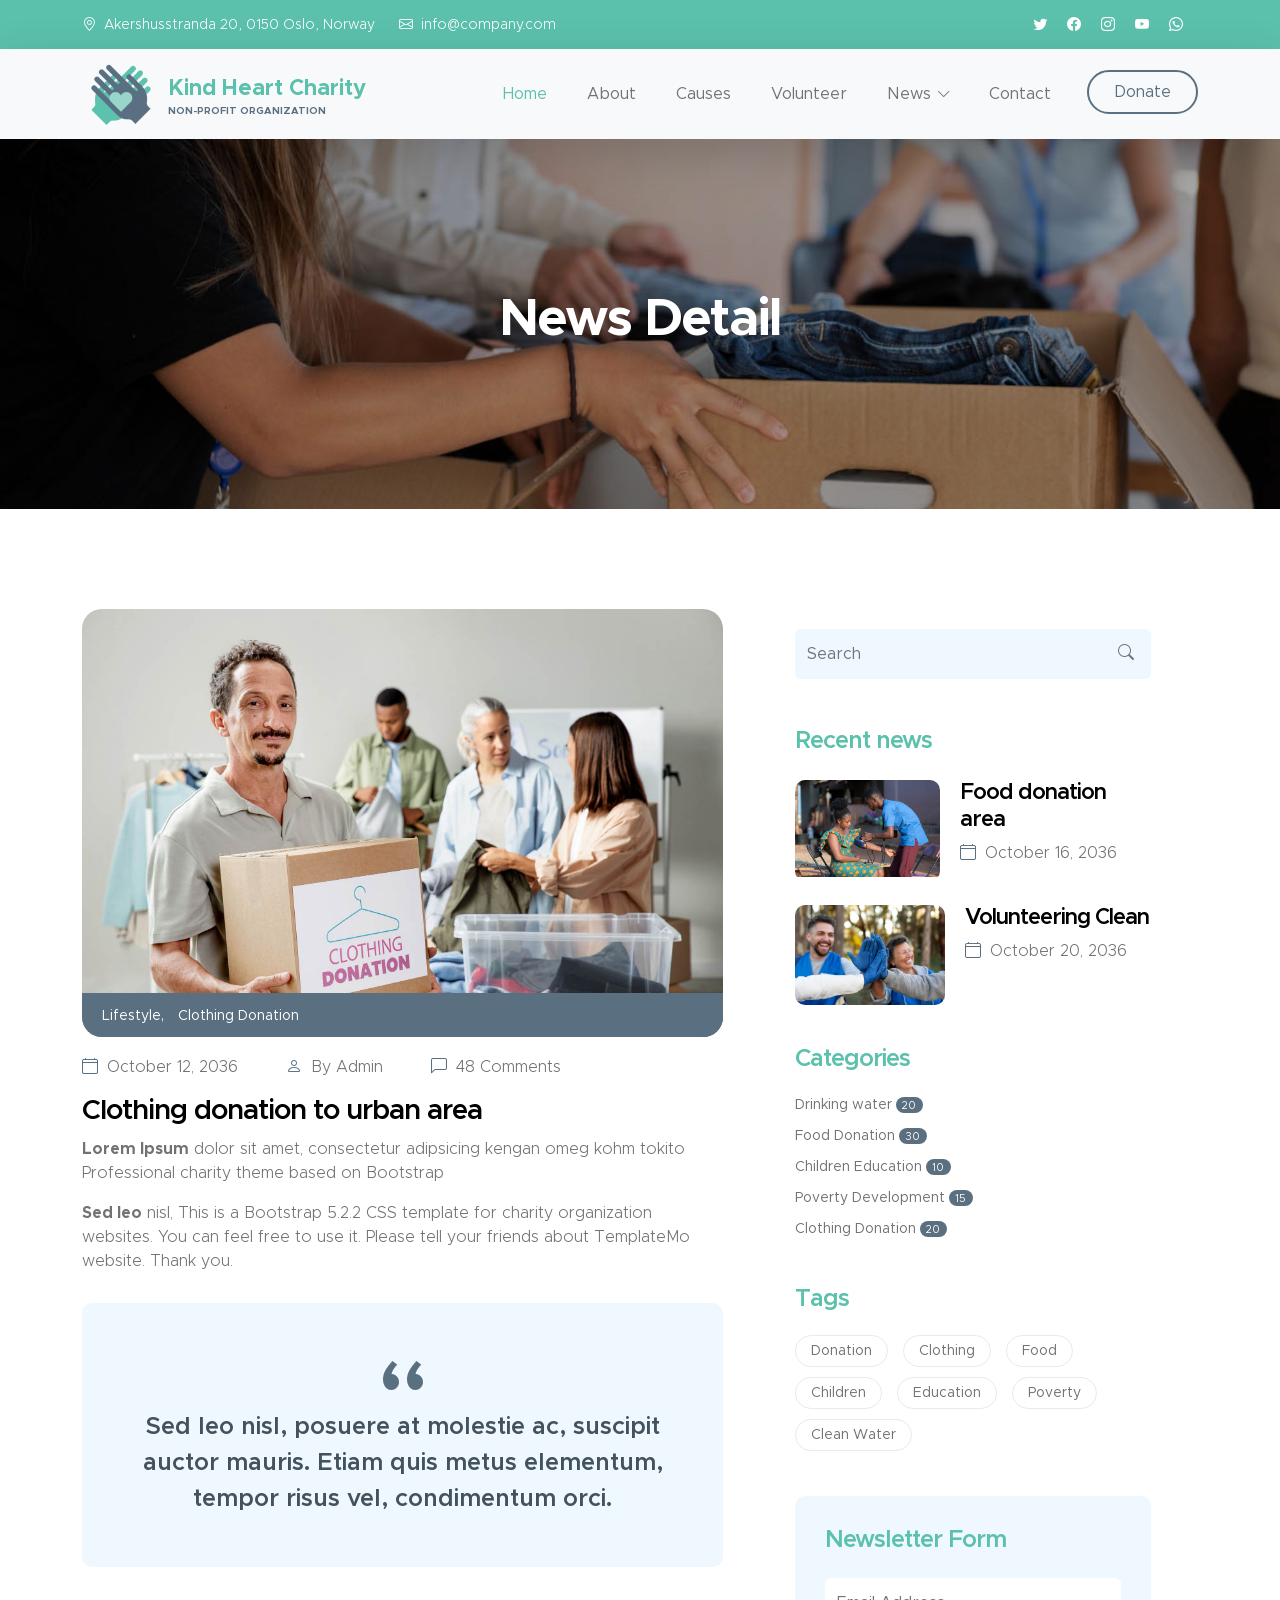
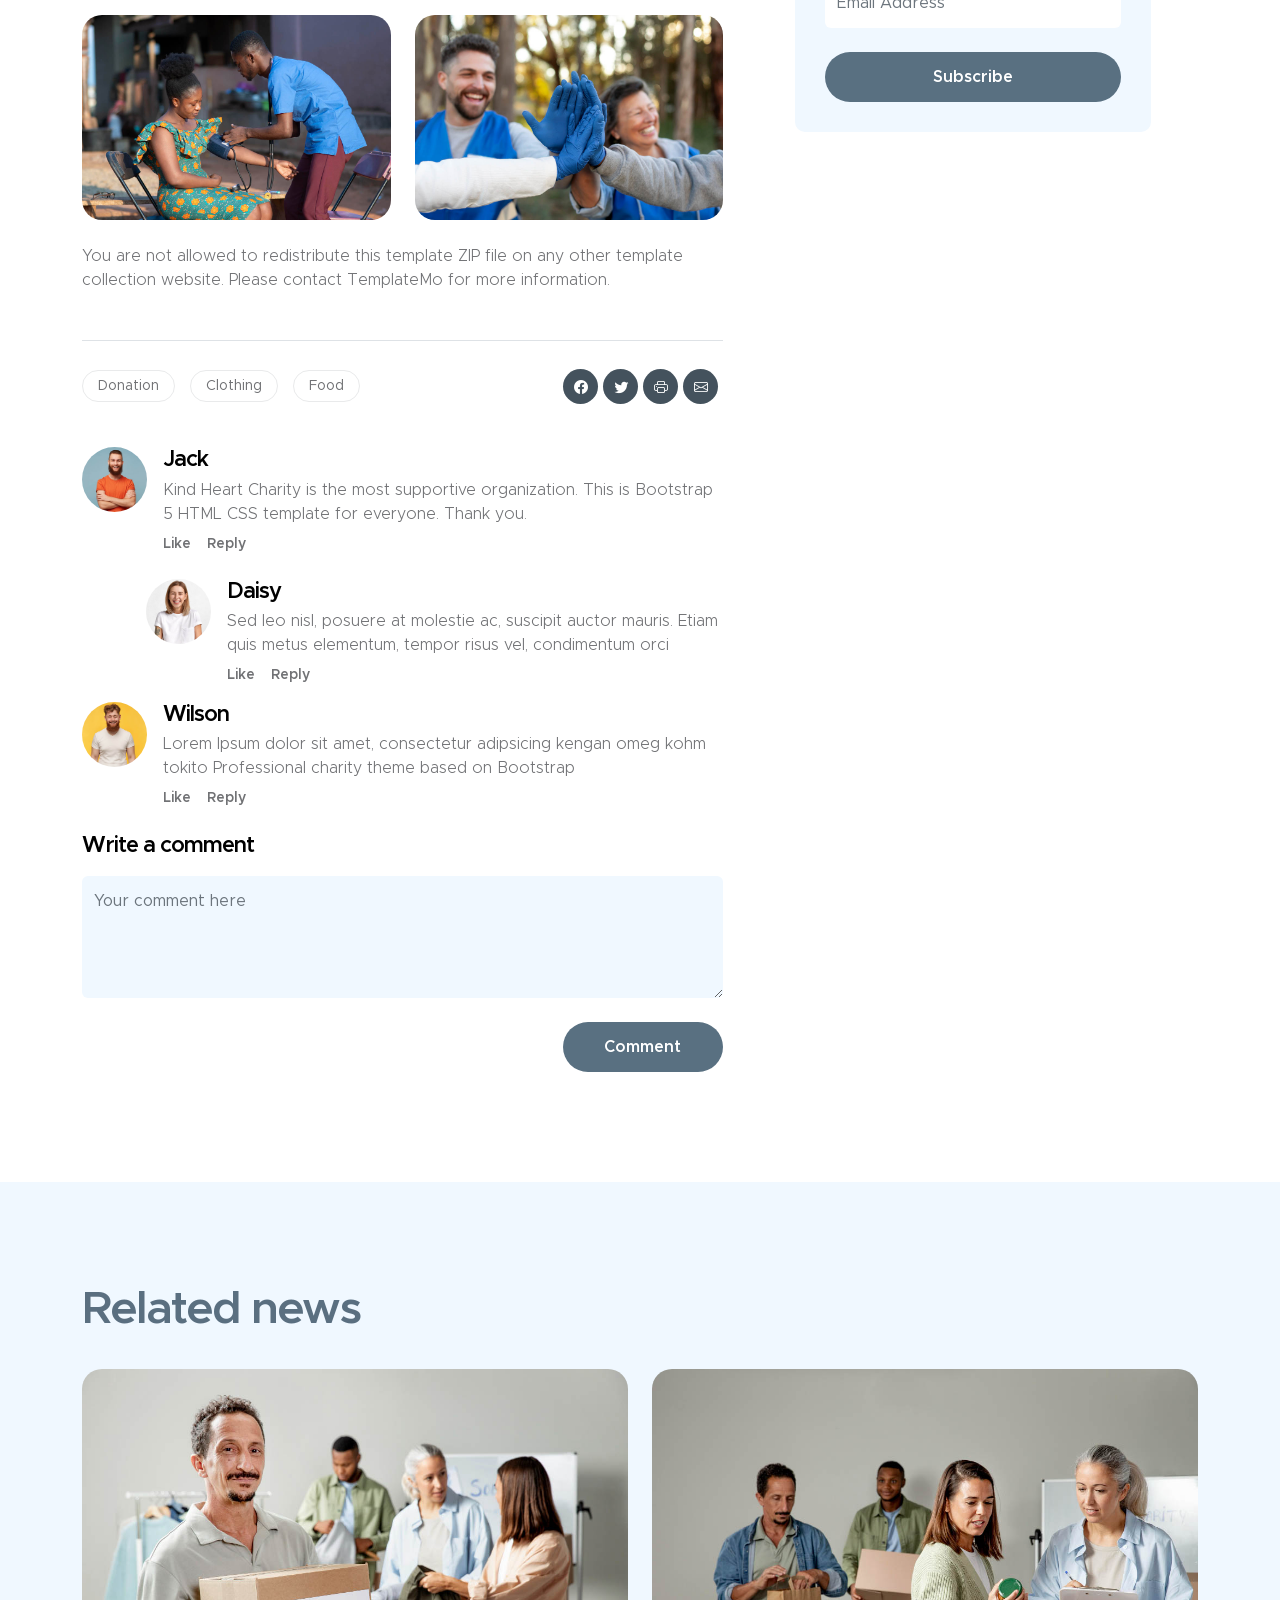
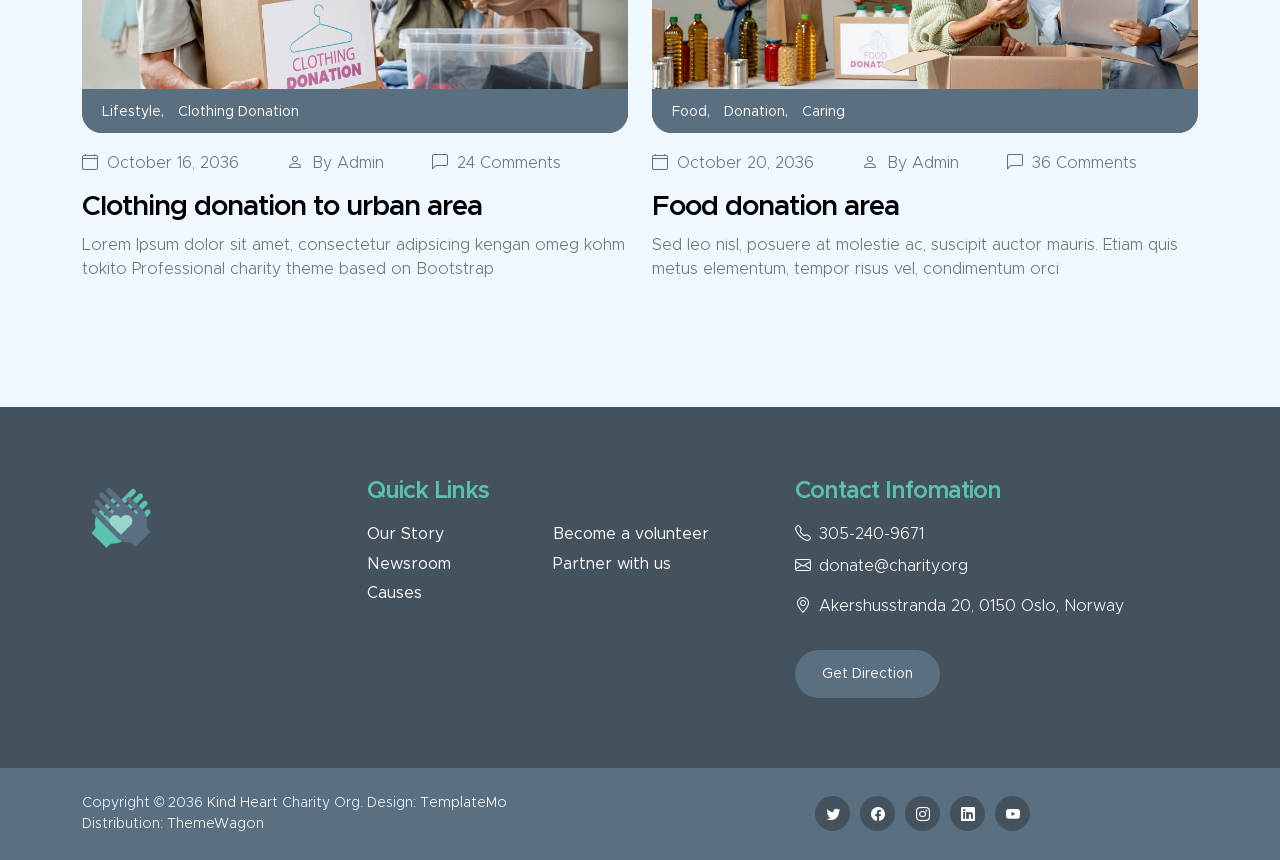
<file: public/news-detail.html>
<!doctype html>
<html lang="en">

<head>
    <meta charset="utf-8">
    <meta name="viewport" content="width=device-width, initial-scale=1">

    <meta name="description" content="">
    <meta name="author" content="">

    <title>Kind Heart Charity - News Detail</title>

    <!-- CSS FILES -->
    <link href="css/bootstrap.min.css" rel="stylesheet">

    <link href="css/bootstrap-icons.css" rel="stylesheet">

    <link href="css/templatemo-kind-heart-charity.css" rel="stylesheet">
    <!--

TemplateMo 581 Kind Heart Charity

https://templatemo.com/tm-581-kind-heart-charity

-->
</head>

<body>

    <header class="site-header">
        <div class="container">
            <div class="row">

                <div class="col-lg-8 col-12 d-flex flex-wrap">
                    <p class="d-flex me-4 mb-0">
                        <i class="bi-geo-alt me-2"></i>
                        Akershusstranda 20, 0150 Oslo, Norway
                    </p>

                    <p class="d-flex mb-0">
                        <i class="bi-envelope me-2"></i>

                        <a href="mailto:info@company.com">
                            info@company.com
                        </a>
                    </p>
                </div>

                <div class="col-lg-3 col-12 ms-auto d-lg-block d-none">
                    <ul class="social-icon">
                        <li class="social-icon-item">
                            <a href="#" class="social-icon-link bi-twitter"></a>
                        </li>

                        <li class="social-icon-item">
                            <a href="#" class="social-icon-link bi-facebook"></a>
                        </li>

                        <li class="social-icon-item">
                            <a href="#" class="social-icon-link bi-instagram"></a>
                        </li>

                        <li class="social-icon-item">
                            <a href="#" class="social-icon-link bi-youtube"></a>
                        </li>

                        <li class="social-icon-item">
                            <a href="#" class="social-icon-link bi-whatsapp"></a>
                        </li>
                    </ul>
                </div>

            </div>
        </div>
    </header>

    <nav class="navbar navbar-expand-lg bg-light shadow-lg">
        <div class="container">
            <a class="navbar-brand" href="index.html">
                <img src="images/logo.png" class="logo img-fluid" alt="">
                <span>
                    Kind Heart Charity
                    <small>Non-profit Organization</small>
                </span>
            </a>

            <button class="navbar-toggler" type="button" data-bs-toggle="collapse" data-bs-target="#navbarNav"
                aria-controls="navbarNav" aria-expanded="false" aria-label="Toggle navigation">
                <span class="navbar-toggler-icon"></span>
            </button>

            <div class="collapse navbar-collapse" id="navbarNav">
                <ul class="navbar-nav ms-auto">
                    <li class="nav-item">
                        <a class="nav-link click-scroll" href="index.html#section_1">Home</a>
                    </li>

                    <li class="nav-item">
                        <a class="nav-link smoothscroll" href="index.html#section_2">About</a>
                    </li>

                    <li class="nav-item">
                        <a class="nav-link click-scroll" href="index.html#section_3">Causes</a>
                    </li>

                    <li class="nav-item">
                        <a class="nav-link click-scroll" href="index.html#section_4">Volunteer</a>
                    </li>

                    <li class="nav-item dropdown">
                        <a class="nav-link click-scroll dropdown-toggle" href="index.html#section_5"
                            id="navbarLightDropdownMenuLink" role="button" data-bs-toggle="dropdown"
                            aria-expanded="false">News</a>

                        <ul class="dropdown-menu dropdown-menu-light" aria-labelledby="navbarLightDropdownMenuLink">
                            <li><a class="dropdown-item" href="news.html">News Listing</a></li>

                            <li><a class="dropdown-item active" href="news-detail.html">News Detail</a></li>
                        </ul>
                    </li>

                    <li class="nav-item">
                        <a class="nav-link click-scroll" href="index.html#section_6">Contact</a>
                    </li>

                    <li class="nav-item ms-3">
                        <a class="nav-link custom-btn custom-border-btn btn" href="donate.html">Donate</a>
                    </li>
                </ul>
            </div>
        </div>
    </nav>

    <main>

        <section class="news-detail-header-section text-center">
            <div class="section-overlay"></div>

            <div class="container">
                <div class="row">

                    <div class="col-lg-12 col-12">
                        <h1 class="text-white">News Detail</h1>
                    </div>

                </div>
            </div>
        </section>

        <section class="news-section section-padding">
            <div class="container">
                <div class="row">

                    <div class="col-lg-7 col-12">
                        <div class="news-block">
                            <div class="news-block-top">
                                <img src="images/news/medium-shot-volunteers-with-clothing-donations.jpg"
                                    class="news-image img-fluid" alt="">

                                <div class="news-category-block">
                                    <a href="#" class="category-block-link">
                                        Lifestyle,
                                    </a>

                                    <a href="#" class="category-block-link">
                                        Clothing Donation
                                    </a>
                                </div>
                            </div>

                            <div class="news-block-info">
                                <div class="d-flex mt-2">
                                    <div class="news-block-date">
                                        <p>
                                            <i class="bi-calendar4 custom-icon me-1"></i>
                                            October 12, 2036
                                        </p>
                                    </div>

                                    <div class="news-block-author mx-5">
                                        <p>
                                            <i class="bi-person custom-icon me-1"></i>
                                            By Admin
                                        </p>
                                    </div>

                                    <div class="news-block-comment">
                                        <p>
                                            <i class="bi-chat-left custom-icon me-1"></i>
                                            48 Comments
                                        </p>
                                    </div>
                                </div>

                                <div class="news-block-title mb-2">
                                    <h4>Clothing donation to urban area</h4>
                                </div>

                                <div class="news-block-body">
                                    <p><strong>Lorem Ipsum</strong> dolor sit amet, consectetur adipsicing kengan omeg
                                        kohm tokito Professional charity theme based on Bootstrap</p>

                                    <p><strong>Sed leo</strong> nisl, This is a Bootstrap 5.2.2 CSS template for charity
                                        organization websites. You can feel free to use it. Please tell your friends
                                        about TemplateMo website. Thank you.</p>

                                    <blockquote>Sed leo nisl, posuere at molestie ac, suscipit auctor mauris. Etiam quis
                                        metus elementum, tempor risus vel, condimentum orci.</blockquote>
                                </div>

                                <div class="row mt-5 mb-4">
                                    <div class="col-lg-6 col-12 mb-4 mb-lg-0">
                                        <img src="images/news/africa-humanitarian-aid-doctor.jpg"
                                            class="news-detail-image img-fluid" alt="">
                                    </div>

                                    <div class="col-lg-6 col-12">
                                        <img src="images/news/close-up-happy-people-working-together.jpg"
                                            class="news-detail-image img-fluid" alt="">
                                    </div>
                                </div>

                                <p>You are not allowed to redistribute this template ZIP file on any other template
                                    collection website. Please <a href="https://templatemo.com/contact"
                                        target="_blank">contact TemplateMo</a> for more information.</p>

                                <div class="social-share border-top mt-5 py-4 d-flex flex-wrap align-items-center">
                                    <div class="tags-block me-auto">
                                        <a href="#" class="tags-block-link">
                                            Donation
                                        </a>

                                        <a href="#" class="tags-block-link">
                                            Clothing
                                        </a>

                                        <a href="#" class="tags-block-link">
                                            Food
                                        </a>
                                    </div>

                                    <div class="d-flex">
                                        <a href="#" class="social-icon-link bi-facebook"></a>

                                        <a href="#" class="social-icon-link bi-twitter"></a>

                                        <a href="#" class="social-icon-link bi-printer"></a>

                                        <a href="#" class="social-icon-link bi-envelope"></a>
                                    </div>
                                </div>

                                <div class="author-comment d-flex mt-3 mb-4">
                                    <img src="images/avatar/studio-portrait-emotional-happy-funny.jpg"
                                        class="img-fluid avatar-image" alt="">

                                    <div class="author-comment-info ms-3">
                                        <h6 class="mb-1">Jack</h6>

                                        <p class="mb-0">Kind Heart Charity is the most supportive organization. This is
                                            Bootstrap 5 HTML CSS template for everyone. Thank you.</p>

                                        <div class="d-flex mt-2">
                                            <a href="#" class="author-comment-link me-3">Like</a>

                                            <a href="#" class="author-comment-link">Reply</a>
                                        </div>
                                    </div>
                                </div>

                                <div class="author-comment d-flex ms-5 ps-3">
                                    <img src="images/avatar/pretty-blonde-woman-wearing-white-t-shirt.jpg"
                                        class="img-fluid avatar-image" alt="">

                                    <div class="author-comment-info ms-3">
                                        <h6 class="mb-1">Daisy</h6>

                                        <p class="mb-0">Sed leo nisl, posuere at molestie ac, suscipit auctor mauris.
                                            Etiam quis metus elementum, tempor risus vel, condimentum orci</p>

                                        <div class="d-flex mt-2">
                                            <a href="#" class="author-comment-link me-3">Like</a>

                                            <a href="#" class="author-comment-link">Reply</a>
                                        </div>
                                    </div>
                                </div>

                                <div class="author-comment d-flex mt-3 mb-4">
                                    <img src="images/avatar/portrait-young-redhead-bearded-male.jpg"
                                        class="img-fluid avatar-image" alt="">

                                    <div class="author-comment-info ms-3">
                                        <h6 class="mb-1">Wilson</h6>

                                        <p class="mb-0">Lorem Ipsum dolor sit amet, consectetur adipsicing kengan omeg
                                            kohm tokito Professional charity theme based on Bootstrap</p>

                                        <div class="d-flex mt-2">
                                            <a href="#" class="author-comment-link me-3">Like</a>

                                            <a href="#" class="author-comment-link">Reply</a>
                                        </div>
                                    </div>
                                </div>

                                <form class="custom-form comment-form mt-4" action="#" method="post" role="form">
                                    <h6 class="mb-3">Write a comment</h6>

                                    <textarea name="comment-message" rows="4" class="form-control" id="comment-message"
                                        placeholder="Your comment here"></textarea>

                                    <div class="col-lg-3 col-md-4 col-6 ms-auto">
                                        <button type="submit" class="form-control">Comment</button>
                                    </div>
                                </form>
                            </div>
                        </div>
                    </div>

                    <div class="col-lg-4 col-12 mx-auto mt-4 mt-lg-0">
                        <form class="custom-form search-form" action="#" method="post" role="form">
                            <input class="form-control" type="search" placeholder="Search" aria-label="Search">

                            <button type="submit" class="form-control">
                                <i class="bi-search"></i>
                            </button>
                        </form>

                        <h5 class="mt-5 mb-3">Recent news</h5>

                        <div class="news-block news-block-two-col d-flex mt-4">
                            <div class="news-block-two-col-image-wrap">
                                <a href="news-detail.html">
                                    <img src="images/news/africa-humanitarian-aid-doctor.jpg"
                                        class="news-image img-fluid" alt="">
                                </a>
                            </div>

                            <div class="news-block-two-col-info">
                                <div class="news-block-title mb-2">
                                    <h6><a href="news-detail.html" class="news-block-title-link">Food donation area</a>
                                    </h6>
                                </div>

                                <div class="news-block-date">
                                    <p>
                                        <i class="bi-calendar4 custom-icon me-1"></i>
                                        October 16, 2036
                                    </p>
                                </div>
                            </div>
                        </div>

                        <div class="news-block news-block-two-col d-flex mt-4">
                            <div class="news-block-two-col-image-wrap">
                                <a href="news-detail.html">
                                    <img src="images/news/close-up-happy-people-working-together.jpg"
                                        class="news-image img-fluid" alt="">
                                </a>
                            </div>

                            <div class="news-block-two-col-info">
                                <div class="news-block-title mb-2">
                                    <h6><a href="news-detail.html" class="news-block-title-link">Volunteering Clean</a>
                                    </h6>
                                </div>

                                <div class="news-block-date">
                                    <p>
                                        <i class="bi-calendar4 custom-icon me-1"></i>
                                        October 20, 2036
                                    </p>
                                </div>
                            </div>
                        </div>

                        <div class="category-block d-flex flex-column">
                            <h5 class="mb-3">Categories</h5>

                            <a href="#" class="category-block-link">
                                Drinking water
                                <span class="badge">20</span>
                            </a>

                            <a href="#" class="category-block-link">
                                Food Donation
                                <span class="badge">30</span>
                            </a>

                            <a href="#" class="category-block-link">
                                Children Education
                                <span class="badge">10</span>
                            </a>

                            <a href="#" class="category-block-link">
                                Poverty Development
                                <span class="badge">15</span>
                            </a>

                            <a href="#" class="category-block-link">
                                Clothing Donation
                                <span class="badge">20</span>
                            </a>
                        </div>

                        <div class="tags-block">
                            <h5 class="mb-3">Tags</h5>

                            <a href="#" class="tags-block-link">
                                Donation
                            </a>

                            <a href="#" class="tags-block-link">
                                Clothing
                            </a>

                            <a href="#" class="tags-block-link">
                                Food
                            </a>

                            <a href="#" class="tags-block-link">
                                Children
                            </a>

                            <a href="#" class="tags-block-link">
                                Education
                            </a>

                            <a href="#" class="tags-block-link">
                                Poverty
                            </a>

                            <a href="#" class="tags-block-link">
                                Clean Water
                            </a>
                        </div>

                        <form class="custom-form subscribe-form" action="#" method="post" role="form">
                            <h5 class="mb-4">Newsletter Form</h5>

                            <input type="email" name="subscribe-email" id="subscribe-email" pattern="[^ @]*@[^ @]*"
                                class="form-control" placeholder="Email Address" required>

                            <div class="col-lg-12 col-12">
                                <button type="submit" class="form-control">Subscribe</button>
                            </div>
                        </form>
                    </div>

                </div>
            </div>
        </section>

        <section class="news-section section-padding section-bg">
            <div class="container">
                <div class="row">

                    <div class="col-lg-12 col-12 mb-4">
                        <h2>Related news</h2>
                    </div>

                    <div class="col-lg-6 col-12">
                        <div class="news-block">
                            <div class="news-block-top">
                                <a href="news-detail.html">
                                    <img src="images/news/medium-shot-volunteers-with-clothing-donations.jpg"
                                        class="news-image img-fluid" alt="">
                                </a>

                                <div class="news-category-block">
                                    <a href="#" class="category-block-link">
                                        Lifestyle,
                                    </a>

                                    <a href="#" class="category-block-link">
                                        Clothing Donation
                                    </a>
                                </div>
                            </div>

                            <div class="news-block-info">
                                <div class="d-flex mt-2">
                                    <div class="news-block-date">
                                        <p>
                                            <i class="bi-calendar4 custom-icon me-1"></i>
                                            October 16, 2036
                                        </p>
                                    </div>

                                    <div class="news-block-author mx-5">
                                        <p>
                                            <i class="bi-person custom-icon me-1"></i>
                                            By Admin
                                        </p>
                                    </div>

                                    <div class="news-block-comment">
                                        <p>
                                            <i class="bi-chat-left custom-icon me-1"></i>
                                            24 Comments
                                        </p>
                                    </div>
                                </div>

                                <div class="news-block-title mb-2">
                                    <h4><a href="news-detail.html" class="news-block-title-link">Clothing donation to
                                            urban area</a></h4>
                                </div>

                                <div class="news-block-body">
                                    <p>Lorem Ipsum dolor sit amet, consectetur adipsicing kengan omeg kohm tokito
                                        Professional charity theme based on Bootstrap</p>
                                </div>
                            </div>
                        </div>
                    </div>

                    <div class="col-lg-6 col-12">
                        <div class="news-block">
                            <div class="news-block-top">
                                <a href="news-detail.html">
                                    <img src="images/news/medium-shot-people-collecting-foodstuff.jpg"
                                        class="news-image img-fluid" alt="">
                                </a>

                                <div class="news-category-block">
                                    <a href="#" class="category-block-link">
                                        Food,
                                    </a>

                                    <a href="#" class="category-block-link">
                                        Donation,
                                    </a>

                                    <a href="#" class="category-block-link">
                                        Caring
                                    </a>
                                </div>
                            </div>

                            <div class="news-block-info">
                                <div class="d-flex mt-2">
                                    <div class="news-block-date">
                                        <p>
                                            <i class="bi-calendar4 custom-icon me-1"></i>
                                            October 20, 2036
                                        </p>
                                    </div>

                                    <div class="news-block-author mx-5">
                                        <p>
                                            <i class="bi-person custom-icon me-1"></i>
                                            By Admin
                                        </p>
                                    </div>

                                    <div class="news-block-comment">
                                        <p>
                                            <i class="bi-chat-left custom-icon me-1"></i>
                                            36 Comments
                                        </p>
                                    </div>
                                </div>

                                <div class="news-block-title mb-2">
                                    <h4><a href="news-detail.html" class="news-block-title-link">Food donation area</a>
                                    </h4>
                                </div>

                                <div class="news-block-body">
                                    <p>Sed leo nisl, posuere at molestie ac, suscipit auctor mauris. Etiam quis metus
                                        elementum, tempor risus vel, condimentum orci</p>
                                </div>
                            </div>
                        </div>
                    </div>

                </div>
            </div>
        </section>
    </main>

    <footer class="site-footer">
        <div class="container">
            <div class="row">
                <div class="col-lg-3 col-12 mb-4">
                    <img src="images/logo.png" class="logo img-fluid" alt="">
                </div>

                <div class="col-lg-4 col-md-6 col-12 mb-4">
                    <h5 class="site-footer-title mb-3">Quick Links</h5>

                    <ul class="footer-menu">
                        <li class="footer-menu-item"><a href="#" class="footer-menu-link">Our Story</a></li>

                        <li class="footer-menu-item"><a href="#" class="footer-menu-link">Newsroom</a></li>

                        <li class="footer-menu-item"><a href="#" class="footer-menu-link">Causes</a></li>

                        <li class="footer-menu-item"><a href="#" class="footer-menu-link">Become a volunteer</a></li>

                        <li class="footer-menu-item"><a href="#" class="footer-menu-link">Partner with us</a></li>
                    </ul>
                </div>

                <div class="col-lg-4 col-md-6 col-12 mx-auto">
                    <h5 class="site-footer-title mb-3">Contact Infomation</h5>

                    <p class="text-white d-flex mb-2">
                        <i class="bi-telephone me-2"></i>

                        <a href="tel: 305-240-9671" class="site-footer-link">
                            305-240-9671
                        </a>
                    </p>

                    <p class="text-white d-flex">
                        <i class="bi-envelope me-2"></i>

                        <a href="mailto:info@yourgmail.com" class="site-footer-link">
                            donate@charity.org
                        </a>
                    </p>

                    <p class="text-white d-flex mt-3">
                        <i class="bi-geo-alt me-2"></i>
                        Akershusstranda 20, 0150 Oslo, Norway
                    </p>

                    <a href="#" class="custom-btn btn mt-3">Get Direction</a>
                </div>
            </div>
        </div>

        <div class="site-footer-bottom">
            <div class="container">
                <div class="row">

                    <div class="col-lg-6 col-md-7 col-12">
                        <p class="copyright-text mb-0">Copyright © 2036 <a href="#">Kind Heart</a> Charity Org.
                            Design: <a href="https://templatemo.com" target="_blank">TemplateMo</a> <br>Distribution: <a
                                href="https://themewagon.com">ThemeWagon</a></p>
                    </div>

                    <div class="col-lg-6 col-md-5 col-12 d-flex justify-content-center align-items-center mx-auto">
                        <ul class="social-icon">
                            <li class="social-icon-item">
                                <a href="#" class="social-icon-link bi-twitter"></a>
                            </li>

                            <li class="social-icon-item">
                                <a href="#" class="social-icon-link bi-facebook"></a>
                            </li>

                            <li class="social-icon-item">
                                <a href="#" class="social-icon-link bi-instagram"></a>
                            </li>

                            <li class="social-icon-item">
                                <a href="#" class="social-icon-link bi-linkedin"></a>
                            </li>

                            <li class="social-icon-item">
                                <a href="https://youtube.com/templatemo" class="social-icon-link bi-youtube"></a>
                            </li>
                        </ul>
                    </div>

                </div>
            </div>
        </div>
    </footer>

    <!-- JAVASCRIPT FILES -->
    <script src="js/jquery.min.js"></script>
    <script src="js/bootstrap.min.js"></script>
    <script src="js/jquery.sticky.js"></script>
    <script src="js/click-scroll.js"></script>
    <script src="js/counter.js"></script>
    <script src="js/custom.js"></script>

</body>

</html>
</file>
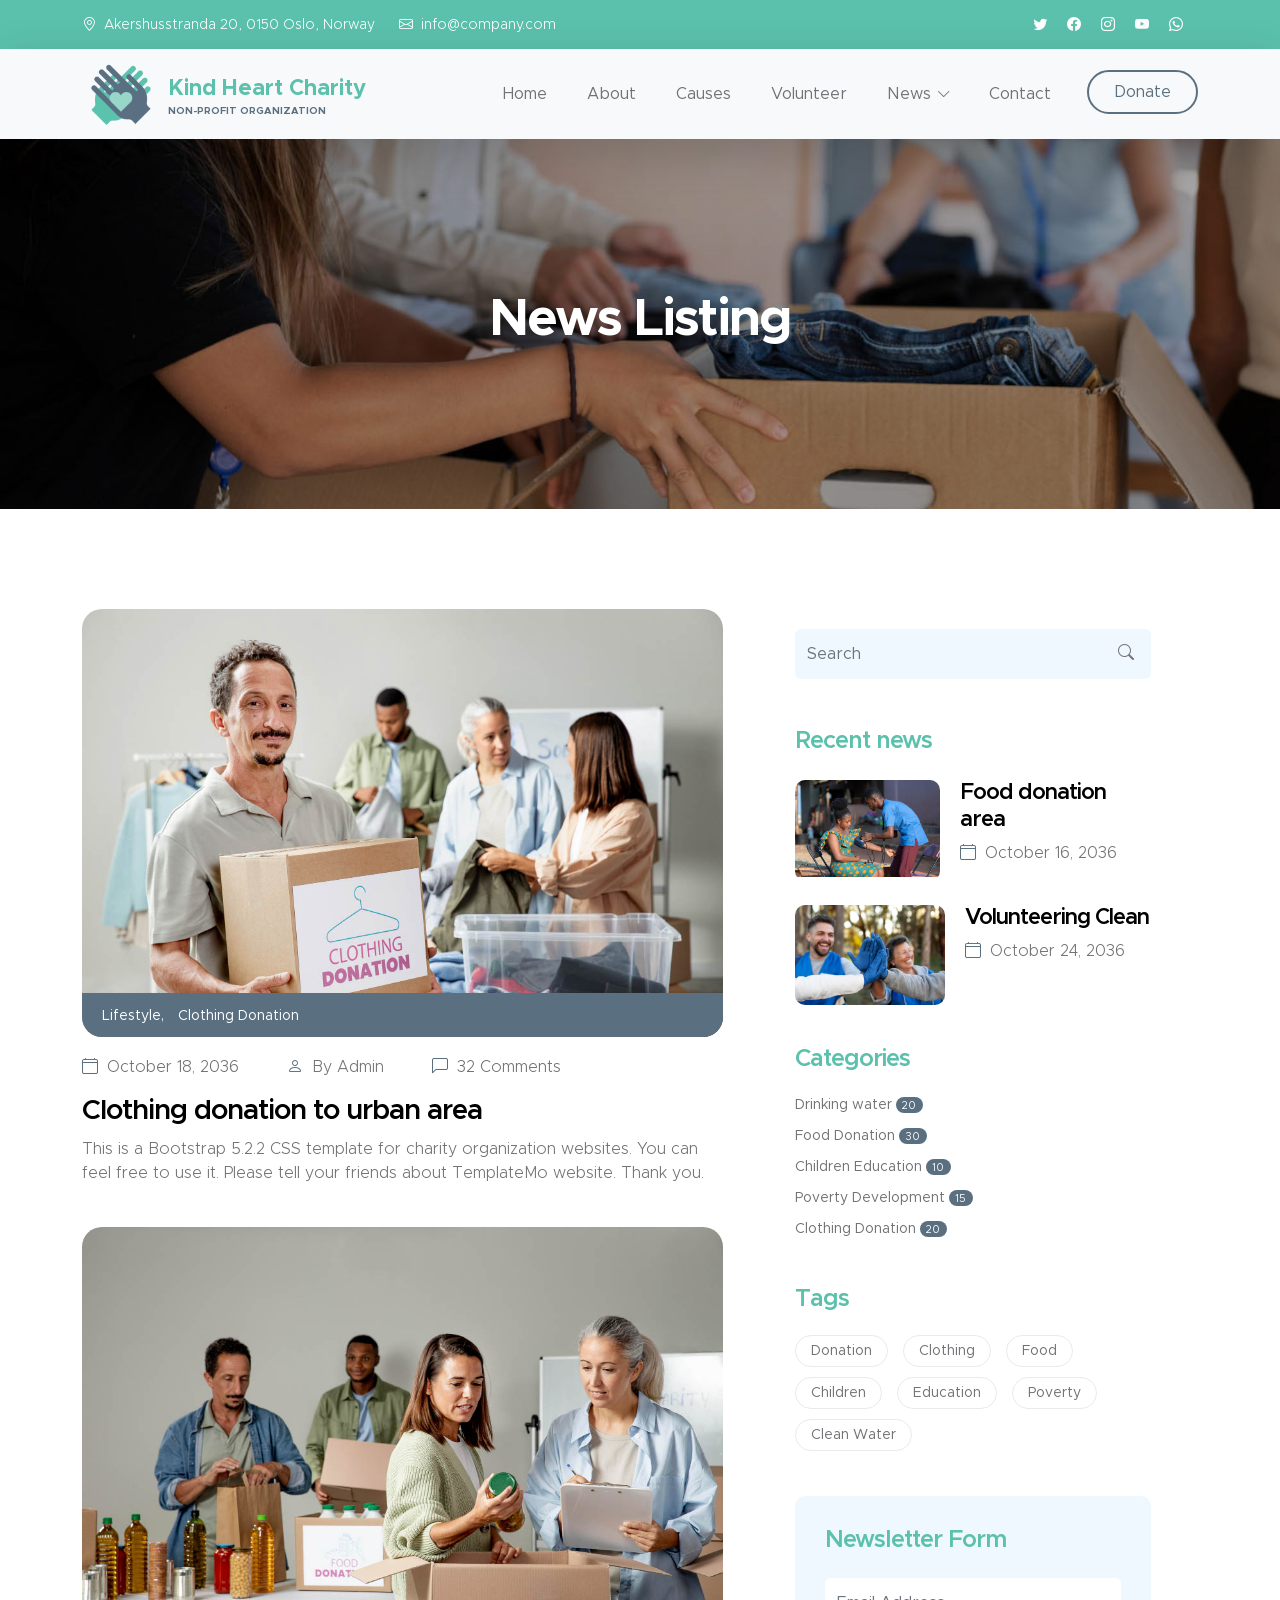
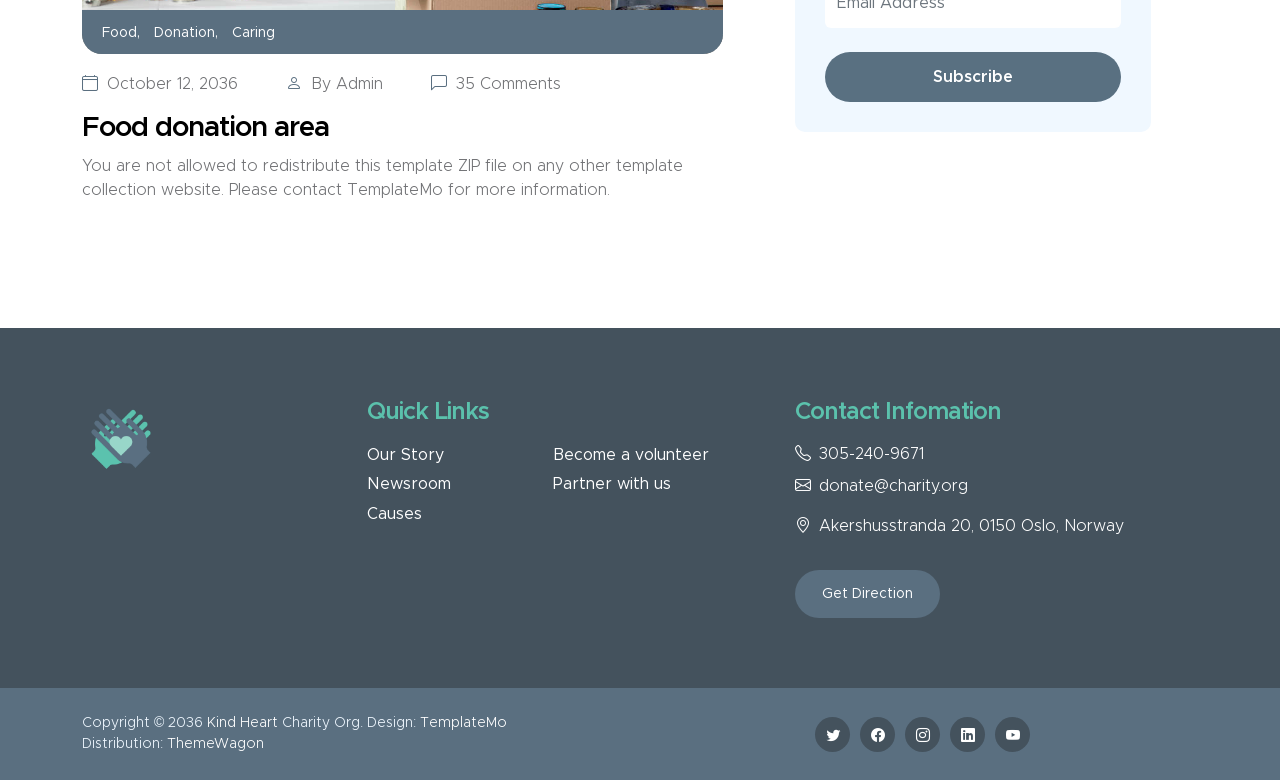
<file: public/news.html>
<!doctype html>
<html lang="en">

<head>
    <meta charset="utf-8">
    <meta name="viewport" content="width=device-width, initial-scale=1">

    <meta name="description" content="">
    <meta name="author" content="">

    <title>Kind Heart Charity - News Listing</title>

    <!-- CSS FILES -->
    <link href="css/bootstrap.min.css" rel="stylesheet">

    <link href="css/bootstrap-icons.css" rel="stylesheet">

    <link href="css/templatemo-kind-heart-charity.css" rel="stylesheet">
    <!--

TemplateMo 581 Kind Heart Charity

https://templatemo.com/tm-581-kind-heart-charity

-->
</head>

<body>

    <header class="site-header">
        <div class="container">
            <div class="row">

                <div class="col-lg-8 col-12 d-flex flex-wrap">
                    <p class="d-flex me-4 mb-0">
                        <i class="bi-geo-alt me-2"></i>
                        Akershusstranda 20, 0150 Oslo, Norway
                    </p>

                    <p class="d-flex mb-0">
                        <i class="bi-envelope me-2"></i>

                        <a href="mailto:info@company.com">
                            info@company.com
                        </a>
                    </p>
                </div>

                <div class="col-lg-3 col-12 ms-auto d-lg-block d-none">
                    <ul class="social-icon">
                        <li class="social-icon-item">
                            <a href="#" class="social-icon-link bi-twitter"></a>
                        </li>

                        <li class="social-icon-item">
                            <a href="#" class="social-icon-link bi-facebook"></a>
                        </li>

                        <li class="social-icon-item">
                            <a href="#" class="social-icon-link bi-instagram"></a>
                        </li>

                        <li class="social-icon-item">
                            <a href="#" class="social-icon-link bi-youtube"></a>
                        </li>

                        <li class="social-icon-item">
                            <a href="#" class="social-icon-link bi-whatsapp"></a>
                        </li>
                    </ul>
                </div>

            </div>
        </div>
    </header>

    <nav class="navbar navbar-expand-lg bg-light shadow-lg">
        <div class="container">
            <a class="navbar-brand" href="index.html">
                <img src="images/logo.png" class="logo img-fluid" alt="">
                <span>
                    Kind Heart Charity
                    <small>Non-profit Organization</small>
                </span>
            </a>

            <button class="navbar-toggler" type="button" data-bs-toggle="collapse" data-bs-target="#navbarNav"
                aria-controls="navbarNav" aria-expanded="false" aria-label="Toggle navigation">
                <span class="navbar-toggler-icon"></span>
            </button>

            <div class="collapse navbar-collapse" id="navbarNav">
                <ul class="navbar-nav ms-auto">
                    <li class="nav-item">
                        <a class="nav-link smoothscroll" href="index.html#section_1">Home</a>
                    </li>

                    <li class="nav-item">
                        <a class="nav-link smoothscroll" href="index.html#section_2">About</a>
                    </li>

                    <li class="nav-item">
                        <a class="nav-link smoothscroll" href="index.html#section_3">Causes</a>
                    </li>

                    <li class="nav-item">
                        <a class="nav-link smoothscroll" href="index.html#section_4">Volunteer</a>
                    </li>

                    <li class="nav-item dropdown">
                        <a class="nav-link click-scroll dropdown-toggle" href="index.html#section_5"
                            id="navbarLightDropdownMenuLink" role="button" data-bs-toggle="dropdown"
                            aria-expanded="false">News</a>

                        <ul class="dropdown-menu dropdown-menu-light" aria-labelledby="navbarLightDropdownMenuLink">
                            <li><a class="dropdown-item active" href="news.html">News Listing</a></li>

                            <li><a class="dropdown-item" href="news-detail.html">News Detail</a></li>
                        </ul>
                    </li>

                    <li class="nav-item">
                        <a class="nav-link smoothscroll" href="index.html#section_6">Contact</a>
                    </li>

                    <li class="nav-item ms-3">
                        <a class="nav-link custom-btn custom-border-btn btn" href="donate.html">Donate</a>
                    </li>
                </ul>
            </div>
        </div>
    </nav>

    <main>

        <section class="news-detail-header-section text-center">
            <div class="section-overlay"></div>

            <div class="container">
                <div class="row">

                    <div class="col-lg-12 col-12">
                        <h1 class="text-white">News Listing</h1>
                    </div>

                </div>
            </div>
        </section>

        <section class="news-section section-padding">
            <div class="container">
                <div class="row">

                    <div class="col-lg-7 col-12">
                        <div class="news-block">
                            <div class="news-block-top">
                                <a href="news-detail.html">
                                    <img src="images/news/medium-shot-volunteers-with-clothing-donations.jpg"
                                        class="news-image img-fluid" alt="">
                                </a>

                                <div class="news-category-block">
                                    <a href="#" class="category-block-link">
                                        Lifestyle,
                                    </a>

                                    <a href="#" class="category-block-link">
                                        Clothing Donation
                                    </a>
                                </div>
                            </div>

                            <div class="news-block-info">
                                <div class="d-flex mt-2">
                                    <div class="news-block-date">
                                        <p>
                                            <i class="bi-calendar4 custom-icon me-1"></i>
                                            October 18, 2036
                                        </p>
                                    </div>

                                    <div class="news-block-author mx-5">
                                        <p>
                                            <i class="bi-person custom-icon me-1"></i>
                                            By Admin
                                        </p>
                                    </div>

                                    <div class="news-block-comment">
                                        <p>
                                            <i class="bi-chat-left custom-icon me-1"></i>
                                            32 Comments
                                        </p>
                                    </div>
                                </div>

                                <div class="news-block-title mb-2">
                                    <h4><a href="news-detail.html" class="news-block-title-link">Clothing donation to
                                            urban area</a></h4>
                                </div>

                                <div class="news-block-body">
                                    <p>This is a Bootstrap 5.2.2 CSS template for charity organization websites. You can
                                        feel free to use it. Please tell your friends about TemplateMo website. Thank
                                        you.</p>
                                </div>
                            </div>
                        </div>

                        <div class="news-block mt-3">
                            <div class="news-block-top">
                                <a href="news-detail.html">
                                    <img src="images/news/medium-shot-people-collecting-foodstuff.jpg"
                                        class="news-image img-fluid" alt="">
                                </a>

                                <div class="news-category-block">
                                    <a href="#" class="category-block-link">
                                        Food,
                                    </a>

                                    <a href="#" class="category-block-link">
                                        Donation,
                                    </a>

                                    <a href="#" class="category-block-link">
                                        Caring
                                    </a>
                                </div>
                            </div>

                            <div class="news-block-info">
                                <div class="d-flex mt-2">
                                    <div class="news-block-date">
                                        <p>
                                            <i class="bi-calendar4 custom-icon me-1"></i>
                                            October 12, 2036
                                        </p>
                                    </div>

                                    <div class="news-block-author mx-5">
                                        <p>
                                            <i class="bi-person custom-icon me-1"></i>
                                            By Admin
                                        </p>
                                    </div>

                                    <div class="news-block-comment">
                                        <p>
                                            <i class="bi-chat-left custom-icon me-1"></i>
                                            35 Comments
                                        </p>
                                    </div>
                                </div>

                                <div class="news-block-title mb-2">
                                    <h4><a href="news-detail.html" class="news-block-title-link">Food donation area</a>
                                    </h4>
                                </div>

                                <div class="news-block-body">
                                    <p>You are not allowed to redistribute this template ZIP file on any other template
                                        collection website. Please <a href="https://templatemo.com/contact"
                                            target="_blank">contact TemplateMo</a> for more information.</p>
                                </div>
                            </div>
                        </div>
                    </div>

                    <div class="col-lg-4 col-12 mx-auto mt-4 mt-lg-0">
                        <form class="custom-form search-form" action="#" method="post" role="form">
                            <input class="form-control" type="search" placeholder="Search" aria-label="Search">

                            <button type="submit" class="form-control">
                                <i class="bi-search"></i>
                            </button>
                        </form>

                        <h5 class="mt-5 mb-3">Recent news</h5>

                        <div class="news-block news-block-two-col d-flex mt-4">
                            <div class="news-block-two-col-image-wrap">
                                <a href="news-detail.html">
                                    <img src="images/news/africa-humanitarian-aid-doctor.jpg"
                                        class="news-image img-fluid" alt="">
                                </a>
                            </div>

                            <div class="news-block-two-col-info">
                                <div class="news-block-title mb-2">
                                    <h6><a href="news-detail.html" class="news-block-title-link">Food donation area</a>
                                    </h6>
                                </div>

                                <div class="news-block-date">
                                    <p>
                                        <i class="bi-calendar4 custom-icon me-1"></i>
                                        October 16, 2036
                                    </p>
                                </div>
                            </div>
                        </div>

                        <div class="news-block news-block-two-col d-flex mt-4">
                            <div class="news-block-two-col-image-wrap">
                                <a href="news-detail.html">
                                    <img src="images/news/close-up-happy-people-working-together.jpg"
                                        class="news-image img-fluid" alt="">
                                </a>
                            </div>

                            <div class="news-block-two-col-info">
                                <div class="news-block-title mb-2">
                                    <h6><a href="news-detail.html" class="news-block-title-link">Volunteering Clean</a>
                                    </h6>
                                </div>

                                <div class="news-block-date">
                                    <p>
                                        <i class="bi-calendar4 custom-icon me-1"></i>
                                        October 24, 2036
                                    </p>
                                </div>
                            </div>
                        </div>

                        <div class="category-block d-flex flex-column">
                            <h5 class="mb-3">Categories</h5>

                            <a href="#" class="category-block-link">
                                Drinking water
                                <span class="badge">20</span>
                            </a>

                            <a href="#" class="category-block-link">
                                Food Donation
                                <span class="badge">30</span>
                            </a>

                            <a href="#" class="category-block-link">
                                Children Education
                                <span class="badge">10</span>
                            </a>

                            <a href="#" class="category-block-link">
                                Poverty Development
                                <span class="badge">15</span>
                            </a>

                            <a href="#" class="category-block-link">
                                Clothing Donation
                                <span class="badge">20</span>
                            </a>
                        </div>

                        <div class="tags-block">
                            <h5 class="mb-3">Tags</h5>

                            <a href="#" class="tags-block-link">
                                Donation
                            </a>

                            <a href="#" class="tags-block-link">
                                Clothing
                            </a>

                            <a href="#" class="tags-block-link">
                                Food
                            </a>

                            <a href="#" class="tags-block-link">
                                Children
                            </a>

                            <a href="#" class="tags-block-link">
                                Education
                            </a>

                            <a href="#" class="tags-block-link">
                                Poverty
                            </a>

                            <a href="#" class="tags-block-link">
                                Clean Water
                            </a>
                        </div>

                        <form class="custom-form subscribe-form" action="#" method="post" role="form">
                            <h5 class="mb-4">Newsletter Form</h5>

                            <input type="email" name="subscribe-email" id="subscribe-email" pattern="[^ @]*@[^ @]*"
                                class="form-control" placeholder="Email Address" required>

                            <div class="col-lg-12 col-12">
                                <button type="submit" class="form-control">Subscribe</button>
                            </div>
                        </form>
                    </div>

                </div>
            </div>
        </section>
    </main>

    <footer class="site-footer">
        <div class="container">
            <div class="row">
                <div class="col-lg-3 col-12 mb-4">
                    <img src="images/logo.png" class="logo img-fluid" alt="">
                </div>

                <div class="col-lg-4 col-md-6 col-12 mb-4">
                    <h5 class="site-footer-title mb-3">Quick Links</h5>

                    <ul class="footer-menu">
                        <li class="footer-menu-item"><a href="#" class="footer-menu-link">Our Story</a></li>

                        <li class="footer-menu-item"><a href="#" class="footer-menu-link">Newsroom</a></li>

                        <li class="footer-menu-item"><a href="#" class="footer-menu-link">Causes</a></li>

                        <li class="footer-menu-item"><a href="#" class="footer-menu-link">Become a volunteer</a></li>

                        <li class="footer-menu-item"><a href="#" class="footer-menu-link">Partner with us</a></li>
                    </ul>
                </div>

                <div class="col-lg-4 col-md-6 col-12 mx-auto">
                    <h5 class="site-footer-title mb-3">Contact Infomation</h5>

                    <p class="text-white d-flex mb-2">
                        <i class="bi-telephone me-2"></i>

                        <a href="tel: 305-240-9671" class="site-footer-link">
                            305-240-9671
                        </a>
                    </p>

                    <p class="text-white d-flex">
                        <i class="bi-envelope me-2"></i>

                        <a href="mailto:info@yourgmail.com" class="site-footer-link">
                            donate@charity.org
                        </a>
                    </p>

                    <p class="text-white d-flex mt-3">
                        <i class="bi-geo-alt me-2"></i>
                        Akershusstranda 20, 0150 Oslo, Norway
                    </p>

                    <a href="#" class="custom-btn btn mt-3">Get Direction</a>
                </div>
            </div>
        </div>

        <div class="site-footer-bottom">
            <div class="container">
                <div class="row">

                    <div class="col-lg-6 col-md-7 col-12">
                        <p class="copyright-text mb-0">Copyright © 2036 <a href="#">Kind Heart</a> Charity Org.
                            Design: <a href="https://templatemo.com" target="_blank">TemplateMo</a><br>Distribution:
                            <a href="https://themewagon.com">ThemeWagon</a>
                        </p>
                    </div>

                    <div class="col-lg-6 col-md-5 col-12 d-flex justify-content-center align-items-center mx-auto">
                        <ul class="social-icon">
                            <li class="social-icon-item">
                                <a href="#" class="social-icon-link bi-twitter"></a>
                            </li>

                            <li class="social-icon-item">
                                <a href="#" class="social-icon-link bi-facebook"></a>
                            </li>

                            <li class="social-icon-item">
                                <a href="#" class="social-icon-link bi-instagram"></a>
                            </li>

                            <li class="social-icon-item">
                                <a href="#" class="social-icon-link bi-linkedin"></a>
                            </li>

                            <li class="social-icon-item">
                                <a href="https://youtube.com/templatemo" class="social-icon-link bi-youtube"></a>
                            </li>
                        </ul>
                    </div>

                </div>
            </div>
        </div>
    </footer>

    <!-- JAVASCRIPT FILES -->
    <script src="js/jquery.min.js"></script>
    <script src="js/bootstrap.min.js"></script>
    <script src="js/jquery.sticky.js"></script>
    <script src="js/counter.js"></script>
    <script src="js/custom.js"></script>

</body>

</html>
</file>
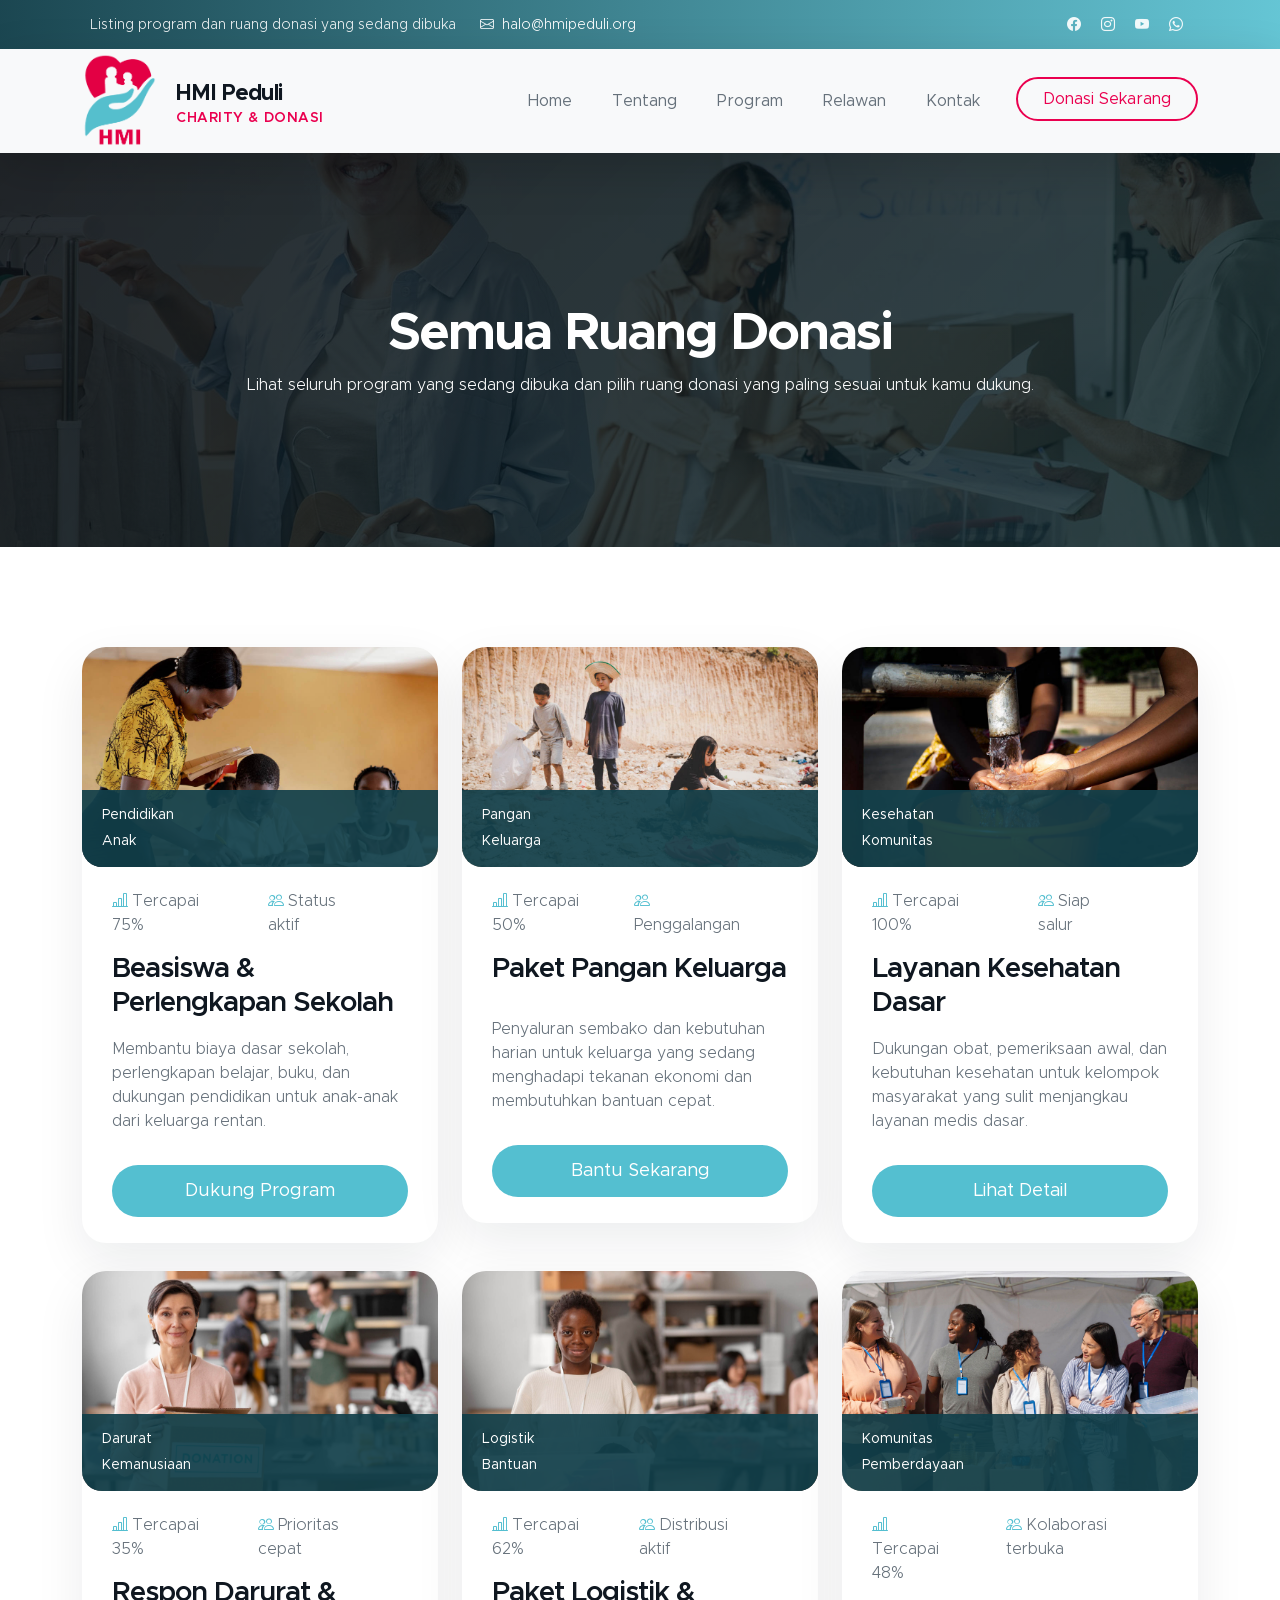
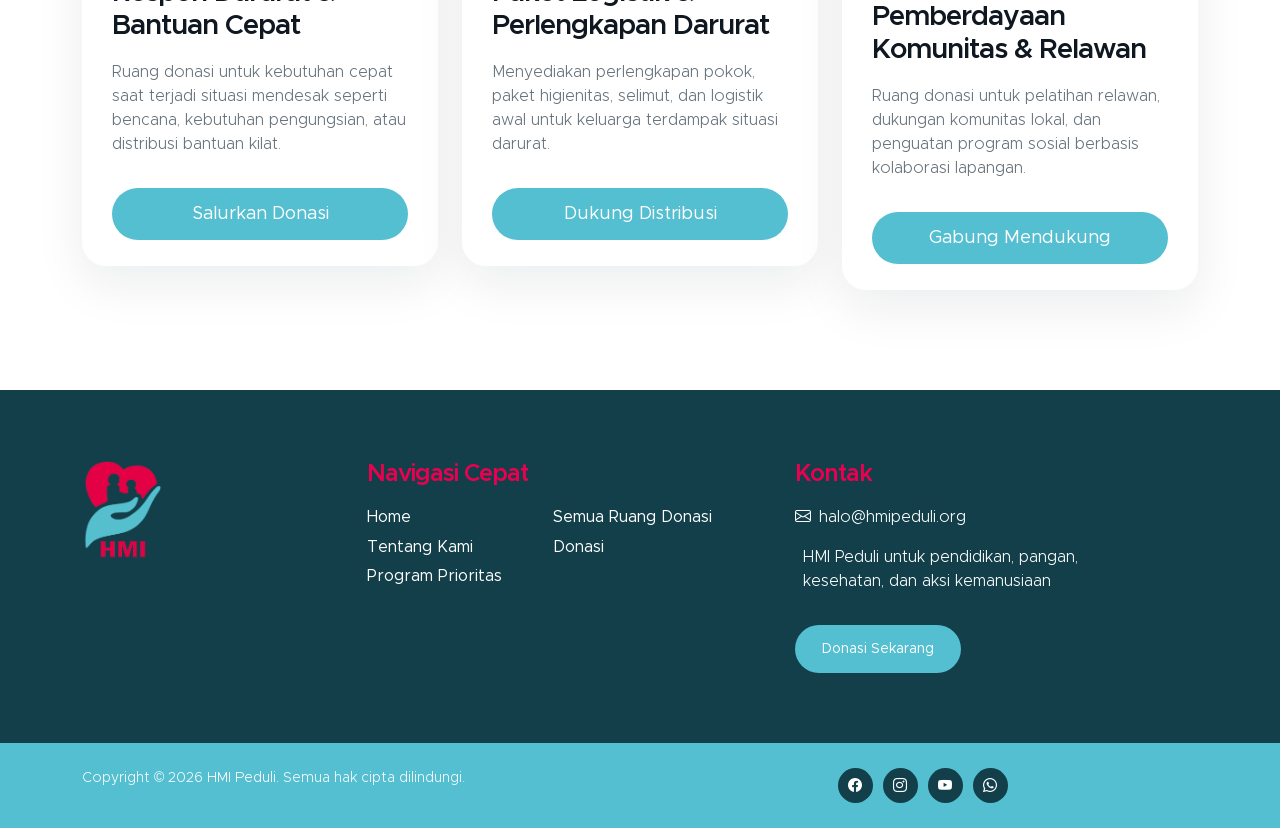
<file: public/ruang-donasi.html>
<!doctype html>
<html lang="id">

<head>
    <meta charset="utf-8">
    <meta name="viewport" content="width=device-width, initial-scale=1">
    <meta name="description" content="Halaman semua ruang donasi HMI Peduli untuk melihat daftar program yang bisa didukung.">
    <meta name="author" content="HMI Peduli">
    <title>HMI Peduli | Semua Ruang Donasi</title>
    <link rel="icon" type="image/x-icon" href="/favicon.ico">

    <link href="css/bootstrap.min.css" rel="stylesheet">
    <link href="css/bootstrap-icons.css" rel="stylesheet">
    <link href="css/templatemo-kind-heart-charity.css" rel="stylesheet">

    <style>
        :root {
            --primary-color: #ea004f;
            --secondary-color: #54bfd0;
            --section-bg-color: #f6fcfd;
            --site-footer-bg-color: #123f4a;
            --custom-btn-bg-color: #ea004f;
            --custom-btn-bg-hover-color: #54bfd0;
            --p-color: #66717b;
            --dark-color: #0f1720;
            --border-color: #dce8ec;
        }

        .site-header {
            background: linear-gradient(90deg, rgba(18, 63, 74, 0.96), rgba(84, 191, 208, 0.9));
        }

        .site-header p,
        .site-header a,
        .site-header .social-icon-link {
            color: rgba(255, 255, 255, 0.92);
        }

        .navbar-brand .logo {
            width: 74px;
            margin-right: 14px;
        }

        .navbar-brand span {
            color: var(--dark-color);
            font-weight: 700;
            letter-spacing: -0.8px;
        }

        .navbar-brand small {
            color: var(--primary-color);
            font-size: 14px;
            font-weight: 600;
            letter-spacing: 0.04em;
            text-transform: uppercase;
        }

        .news-detail-header-section {
            background:
                linear-gradient(135deg, rgba(15, 23, 32, 0.82), rgba(18, 63, 74, 0.72)),
                url("images/slide/medium-shot-people-collecting-donations.jpg") center center / cover no-repeat;
        }

        .news-block-top a {
            display: block;
        }

        .news-block-top img {
            width: 100%;
            height: 330px;
            object-fit: cover;
        }

        .news-section .news-block {
            border-radius: 24px;
            overflow: hidden;
            box-shadow: 0 18px 50px rgba(15, 23, 32, 0.08);
            background: #fff;
        }

        .news-block-info {
            padding: 14px 30px 26px;
        }

        .donation-grid {
            align-items: stretch;
            --bs-gutter-y: 1.75rem;
        }

        .donation-grid > div {
            display: flex;
        }

        .donation-card {
            display: flex;
            flex-direction: column;
        }

        .donation-card .news-block-top img {
            height: 220px;
        }

        .donation-card .news-block {
            width: 100%;
            display: flex;
            flex-direction: column;
        }

        .donation-card .news-block-info {
            display: flex;
            flex-direction: column;
            flex: 1;
        }

        .donation-card .news-block-title {
            min-height: 3.5rem;
        }

        .donation-card .news-block-body {
            min-height: 5.5rem;
        }

        .donation-card .custom-btn {
            margin-top: auto;
        }

        @media screen and (max-width: 991px) {
            .donation-card .news-block-top img {
                height: 210px;
            }

            .donation-card .news-block-title,
            .donation-card .news-block-body {
                min-height: 0;
            }
        }

        .search-form,
        .category-block,
        .tags-block,
        .subscribe-form {
            background: #fff;
            border-radius: 24px;
            box-shadow: 0 18px 50px rgba(15, 23, 32, 0.08);
            padding: 28px;
        }

        .category-block,
        .tags-block,
        .subscribe-form {
            margin-top: 28px;
            margin-bottom: 0;
        }

        .sidebar-note {
            background: linear-gradient(180deg, #ffffff 0%, #f7fbfc 100%);
            border-radius: 24px;
            box-shadow: 0 18px 50px rgba(15, 23, 32, 0.08);
            padding: 28px;
            margin-top: 28px;
        }

        .news-category-block {
            background: rgba(18, 63, 74, 0.92);
        }

        .site-footer .logo {
            max-width: 140px;
        }
    </style>
</head>

<body>
    <header class="site-header">
        <div class="container">
            <div class="row">
                <div class="col-lg-8 col-12 d-flex flex-wrap">
                    <p class="d-flex me-4 mb-0">
                        <i class="bi-heart-pulse me-2"></i>
                        Listing program dan ruang donasi yang sedang dibuka
                    </p>
                    <p class="d-flex mb-0">
                        <i class="bi-envelope me-2"></i>
                        <a href="mailto:halo@hmipeduli.org">halo@hmipeduli.org</a>
                    </p>
                </div>

                <div class="col-lg-3 col-12 ms-auto d-lg-block d-none">
                    <ul class="social-icon">
                        <li class="social-icon-item"><a href="#" class="social-icon-link bi-facebook"></a></li>
                        <li class="social-icon-item"><a href="#" class="social-icon-link bi-instagram"></a></li>
                        <li class="social-icon-item"><a href="#" class="social-icon-link bi-youtube"></a></li>
                        <li class="social-icon-item"><a href="#" class="social-icon-link bi-whatsapp"></a></li>
                    </ul>
                </div>
            </div>
        </div>
    </header>

    <nav class="navbar navbar-expand-lg bg-light shadow-lg">
        <div class="container">
            <a class="navbar-brand" href="/">
                <img src="logo.png" class="logo img-fluid" alt="Logo HMI Peduli">
                <span>
                    HMI Peduli
                    <small>Charity &amp; Donasi</small>
                </span>
            </a>

            <button class="navbar-toggler" type="button" data-bs-toggle="collapse" data-bs-target="#navbarNav"
                aria-controls="navbarNav" aria-expanded="false" aria-label="Toggle navigation">
                <span class="navbar-toggler-icon"></span>
            </button>

            <div class="collapse navbar-collapse" id="navbarNav">
                <ul class="navbar-nav ms-auto">
                    <li class="nav-item"><a class="nav-link" href="/">Home</a></li>
                    <li class="nav-item"><a class="nav-link" href="/#tentang">Tentang</a></li>
                    <li class="nav-item"><a class="nav-link" href="/#program">Program</a></li>
                    <li class="nav-item"><a class="nav-link" href="/#relawan">Relawan</a></li>
                    <li class="nav-item"><a class="nav-link" href="/#kontak">Kontak</a></li>
                    <li class="nav-item ms-3"><a class="nav-link custom-btn custom-border-btn btn" href="/donasi">Donasi Sekarang</a></li>
                </ul>
            </div>
        </div>
    </nav>

    <main>
        <section class="news-detail-header-section text-center">
            <div class="section-overlay"></div>
            <div class="container">
                <div class="row">
                    <div class="col-lg-12 col-12">
                        <h1 class="text-white">Semua Ruang Donasi</h1>
                        <p class="text-white mb-0">Lihat seluruh program yang sedang dibuka dan pilih ruang donasi yang paling sesuai untuk kamu dukung.</p>
                    </div>
                </div>
            </div>
        </section>

        <section class="news-section section-padding">
            <div class="container">
                <div class="row donation-grid">
                    <div class="col-lg-4 col-md-4 col-sm-6 col-12 donation-card">
                        <div class="news-block">
                            <div class="news-block-top">
                                <a href="/donasi">
                                    <img src="images/causes/group-african-kids-paying-attention-class.jpg" class="news-image img-fluid" alt="Beasiswa sekolah">
                                </a>
                                <div class="news-category-block">
                                    <a href="#" class="category-block-link">Pendidikan</a>
                                    <a href="#" class="category-block-link">Anak</a>
                                </div>
                            </div>
                            <div class="news-block-info">
                                <div class="d-flex mt-2">
                                    <div class="news-block-date"><p><i class="bi-bar-chart-line custom-icon me-1"></i>Tercapai 75%</p></div>
                                    <div class="news-block-author mx-5"><p><i class="bi-people custom-icon me-1"></i>Status aktif</p></div>
                                </div>
                                <div class="news-block-title mb-2">
                                    <h4><a href="/donasi" class="news-block-title-link">Beasiswa &amp; Perlengkapan Sekolah</a></h4>
                                </div>
                                <div class="news-block-body">
                                    <p>Membantu biaya dasar sekolah, perlengkapan belajar, buku, dan dukungan pendidikan untuk anak-anak dari keluarga rentan.</p>
                                </div>
                                <a href="/donasi" class="custom-btn btn mt-3">Dukung Program</a>
                            </div>
                        </div>
                    </div>

                    <div class="col-lg-4 col-md-4 col-sm-6 col-12 donation-card">
                        <div class="news-block">
                            <div class="news-block-top">
                                <a href="/donasi">
                                    <img src="images/causes/poor-child-landfill-looks-forward-with-hope.jpg" class="news-image img-fluid" alt="Paket pangan keluarga">
                                </a>
                                <div class="news-category-block">
                                    <a href="#" class="category-block-link">Pangan</a>
                                    <a href="#" class="category-block-link">Keluarga</a>
                                </div>
                            </div>
                            <div class="news-block-info">
                                <div class="d-flex mt-2">
                                    <div class="news-block-date"><p><i class="bi-bar-chart-line custom-icon me-1"></i>Tercapai 50%</p></div>
                                    <div class="news-block-author mx-5"><p><i class="bi-people custom-icon me-1"></i>Penggalangan</p></div>
                                </div>
                                <div class="news-block-title mb-2">
                                    <h4><a href="/donasi" class="news-block-title-link">Paket Pangan Keluarga</a></h4>
                                </div>
                                <div class="news-block-body">
                                    <p>Penyaluran sembako dan kebutuhan harian untuk keluarga yang sedang menghadapi tekanan ekonomi dan membutuhkan bantuan cepat.</p>
                                </div>
                                <a href="/donasi" class="custom-btn btn mt-3">Bantu Sekarang</a>
                            </div>
                        </div>
                    </div>

                    <div class="col-lg-4 col-md-4 col-sm-6 col-12 donation-card">
                        <div class="news-block">
                            <div class="news-block-top">
                                <a href="/donasi">
                                    <img src="images/causes/african-woman-pouring-water-recipient-outdoors.jpg" class="news-image img-fluid" alt="Layanan kesehatan dasar">
                                </a>
                                <div class="news-category-block">
                                    <a href="#" class="category-block-link">Kesehatan</a>
                                    <a href="#" class="category-block-link">Komunitas</a>
                                </div>
                            </div>
                            <div class="news-block-info">
                                <div class="d-flex mt-2">
                                    <div class="news-block-date"><p><i class="bi-bar-chart-line custom-icon me-1"></i>Tercapai 100%</p></div>
                                    <div class="news-block-author mx-5"><p><i class="bi-people custom-icon me-1"></i>Siap salur</p></div>
                                </div>
                                <div class="news-block-title mb-2">
                                    <h4><a href="/donasi" class="news-block-title-link">Layanan Kesehatan Dasar</a></h4>
                                </div>
                                <div class="news-block-body">
                                    <p>Dukungan obat, pemeriksaan awal, dan kebutuhan kesehatan untuk kelompok masyarakat yang sulit menjangkau layanan medis dasar.</p>
                                </div>
                                <a href="/donasi" class="custom-btn btn mt-3">Lihat Detail</a>
                            </div>
                        </div>
                    </div>

                    <div class="col-lg-4 col-md-4 col-sm-6 col-12 donation-card">
                        <div class="news-block">
                            <div class="news-block-top">
                                <a href="/donasi">
                                    <img src="images/slide/volunteer-helping-with-donation-box.jpg" class="news-image img-fluid" alt="Respon darurat">
                                </a>
                                <div class="news-category-block">
                                    <a href="#" class="category-block-link">Darurat</a>
                                    <a href="#" class="category-block-link">Kemanusiaan</a>
                                </div>
                            </div>
                            <div class="news-block-info">
                                <div class="d-flex mt-2">
                                    <div class="news-block-date"><p><i class="bi-bar-chart-line custom-icon me-1"></i>Tercapai 35%</p></div>
                                    <div class="news-block-author mx-5"><p><i class="bi-people custom-icon me-1"></i>Prioritas cepat</p></div>
                                </div>
                                <div class="news-block-title mb-2">
                                    <h4><a href="/donasi" class="news-block-title-link">Respon Darurat &amp; Bantuan Cepat</a></h4>
                                </div>
                                <div class="news-block-body">
                                    <p>Ruang donasi untuk kebutuhan cepat saat terjadi situasi mendesak seperti bencana, kebutuhan pengungsian, atau distribusi bantuan kilat.</p>
                                </div>
                                <a href="/donasi" class="custom-btn btn mt-3">Salurkan Donasi</a>
                            </div>
                        </div>
                    </div>

                    <div class="col-lg-4 col-md-4 col-sm-6 col-12 donation-card">
                        <div class="news-block">
                            <div class="news-block-top">
                                <a href="/donasi">
                                    <img src="images/slide/volunteer-selecting-organizing-clothes-donations-charity.jpg" class="news-image img-fluid" alt="Perlengkapan darurat">
                                </a>
                                <div class="news-category-block">
                                    <a href="#" class="category-block-link">Logistik</a>
                                    <a href="#" class="category-block-link">Bantuan</a>
                                </div>
                            </div>
                            <div class="news-block-info">
                                <div class="d-flex mt-2">
                                    <div class="news-block-date"><p><i class="bi-bar-chart-line custom-icon me-1"></i>Tercapai 62%</p></div>
                                    <div class="news-block-author mx-5"><p><i class="bi-people custom-icon me-1"></i>Distribusi aktif</p></div>
                                </div>
                                <div class="news-block-title mb-2">
                                    <h4><a href="/donasi" class="news-block-title-link">Paket Logistik &amp; Perlengkapan Darurat</a></h4>
                                </div>
                                <div class="news-block-body">
                                    <p>Menyediakan perlengkapan pokok, paket higienitas, selimut, dan logistik awal untuk keluarga terdampak situasi darurat.</p>
                                </div>
                                <a href="/donasi" class="custom-btn btn mt-3">Dukung Distribusi</a>
                            </div>
                        </div>
                    </div>

                    <div class="col-lg-4 col-md-4 col-sm-6 col-12 donation-card">
                        <div class="news-block">
                            <div class="news-block-top">
                                <a href="/donasi">
                                    <img src="images/different-people-doing-volunteer-work.jpg" class="news-image img-fluid" alt="Pemberdayaan komunitas">
                                </a>
                                <div class="news-category-block">
                                    <a href="#" class="category-block-link">Komunitas</a>
                                    <a href="#" class="category-block-link">Pemberdayaan</a>
                                </div>
                            </div>
                            <div class="news-block-info">
                                <div class="d-flex mt-2">
                                    <div class="news-block-date"><p><i class="bi-bar-chart-line custom-icon me-1"></i>Tercapai 48%</p></div>
                                    <div class="news-block-author mx-5"><p><i class="bi-people custom-icon me-1"></i>Kolaborasi terbuka</p></div>
                                </div>
                                <div class="news-block-title mb-2">
                                    <h4><a href="/donasi" class="news-block-title-link">Pemberdayaan Komunitas &amp; Relawan</a></h4>
                                </div>
                                <div class="news-block-body">
                                    <p>Ruang donasi untuk pelatihan relawan, dukungan komunitas lokal, dan penguatan program sosial berbasis kolaborasi lapangan.</p>
                                </div>
                                <a href="/donasi" class="custom-btn btn mt-3">Gabung Mendukung</a>
                            </div>
                        </div>
                    </div>
                </div>
            </div>
        </section>
    </main>

    <footer class="site-footer">
        <div class="container">
            <div class="row">
                <div class="col-lg-3 col-12 mb-4">
                    <img src="logo.png" class="logo img-fluid" alt="Logo HMI Peduli">
                </div>

                <div class="col-lg-4 col-md-6 col-12 mb-4">
                    <h5 class="site-footer-title mb-3">Navigasi Cepat</h5>
                    <ul class="footer-menu">
                        <li class="footer-menu-item"><a href="/" class="footer-menu-link">Home</a></li>
                        <li class="footer-menu-item"><a href="/#tentang" class="footer-menu-link">Tentang Kami</a></li>
                        <li class="footer-menu-item"><a href="/#program" class="footer-menu-link">Program Prioritas</a></li>
                        <li class="footer-menu-item"><a href="/ruang-donasi" class="footer-menu-link">Semua Ruang Donasi</a></li>
                        <li class="footer-menu-item"><a href="/donasi" class="footer-menu-link">Donasi</a></li>
                    </ul>
                </div>

                <div class="col-lg-4 col-md-6 col-12 mx-auto">
                    <h5 class="site-footer-title mb-3">Kontak</h5>
                    <p class="text-white d-flex">
                        <i class="bi-envelope me-2"></i>
                        <a href="mailto:halo@hmipeduli.org" class="site-footer-link">halo@hmipeduli.org</a>
                    </p>
                    <p class="text-white d-flex mt-3">
                        <i class="bi-heart-pulse me-2"></i>
                        HMI Peduli untuk pendidikan, pangan, kesehatan, dan aksi kemanusiaan
                    </p>
                    <a href="/donasi" class="custom-btn btn mt-3">Donasi Sekarang</a>
                </div>
            </div>
        </div>

        <div class="site-footer-bottom">
            <div class="container">
                <div class="row">
                    <div class="col-lg-6 col-md-7 col-12">
                        <p class="copyright-text mb-0">Copyright &copy; 2026 <a href="/">HMI Peduli</a>. Semua hak cipta dilindungi.</p>
                    </div>

                    <div class="col-lg-6 col-md-5 col-12 d-flex justify-content-center align-items-center mx-auto">
                        <ul class="social-icon">
                            <li class="social-icon-item"><a href="#" class="social-icon-link bi-facebook"></a></li>
                            <li class="social-icon-item"><a href="#" class="social-icon-link bi-instagram"></a></li>
                            <li class="social-icon-item"><a href="#" class="social-icon-link bi-youtube"></a></li>
                            <li class="social-icon-item"><a href="#" class="social-icon-link bi-whatsapp"></a></li>
                        </ul>
                    </div>
                </div>
            </div>
        </div>
    </footer>

    <script src="js/jquery.min.js"></script>
    <script src="js/bootstrap.min.js"></script>
    <script src="js/jquery.sticky.js"></script>
    <script src="js/counter.js"></script>
    <script src="js/custom.js"></script>
</body>

</html>
</file>
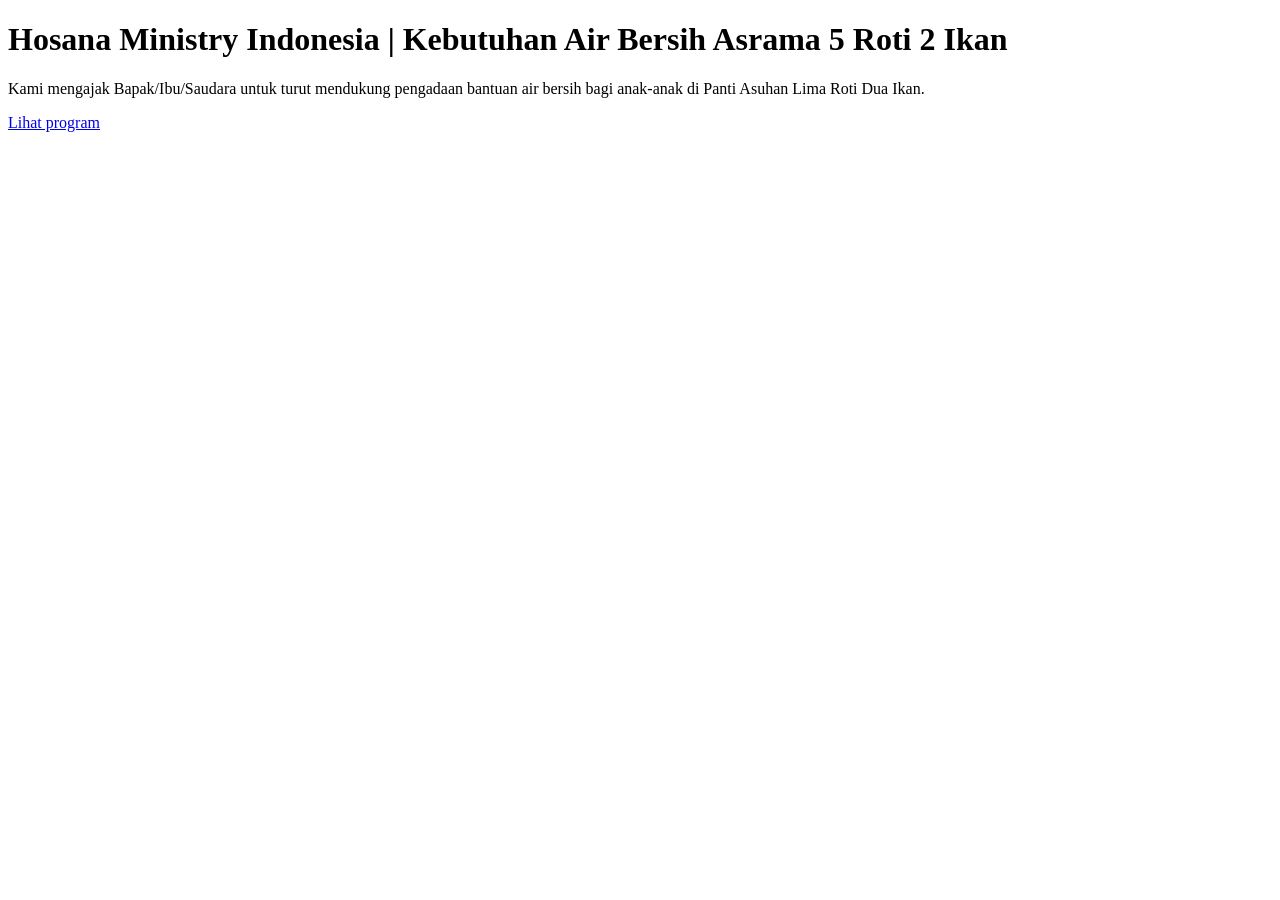
<file: public/share-preview/kebutuhan-air-bersih-asrama-5-roti-2-ikan.html>
<!doctype html>
<html lang="id">
<head>
    <meta charset="utf-8">
    <title>Hosana Ministry Indonesia | Kebutuhan Air Bersih Asrama 5 Roti 2 Ikan</title>
    <meta property="og:title" content="Hosana Ministry Indonesia | Kebutuhan Air Bersih Asrama 5 Roti 2 Ikan">
    <meta property="og:description" content="Kami mengajak Bapak/Ibu/Saudara untuk turut mendukung pengadaan bantuan air bersih bagi anak-anak di Panti Asuhan Lima Roti Dua Ikan.">
    <meta property="og:image" content="https://preview.hosana-ministry-indonesia.com/og/kebutuhan-air-bersih-asrama-5-roti-2-ikan.jpg">
    <meta property="og:image:secure_url" content="https://preview.hosana-ministry-indonesia.com/og/kebutuhan-air-bersih-asrama-5-roti-2-ikan.jpg">
    <meta property="og:image:type" content="image/jpeg">
    <meta property="og:image:width" content="1200">
    <meta property="og:image:height" content="630">
    <meta property="og:image:alt" content="Kebutuhan Air Bersih Asrama 5 Roti 2 Ikan">
    <meta property="og:url" content="https://preview.hosana-ministry-indonesia.com/">
    <meta property="og:type" content="website">
    <meta property="og:site_name" content="Hosana Ministry Indonesia">
    <meta name="twitter:card" content="summary_large_image">
    <meta name="twitter:title" content="Hosana Ministry Indonesia | Kebutuhan Air Bersih Asrama 5 Roti 2 Ikan">
    <meta name="twitter:description" content="Kami mengajak Bapak/Ibu/Saudara untuk turut mendukung pengadaan bantuan air bersih bagi anak-anak di Panti Asuhan Lima Roti Dua Ikan.">
    <meta name="twitter:image" content="https://preview.hosana-ministry-indonesia.com/og/kebutuhan-air-bersih-asrama-5-roti-2-ikan.jpg">
    <link rel="canonical" href="https://preview.hosana-ministry-indonesia.com/">
    <link rel="image_src" href="https://preview.hosana-ministry-indonesia.com/og/kebutuhan-air-bersih-asrama-5-roti-2-ikan.jpg">
</head>
<body>
    <h1>Hosana Ministry Indonesia | Kebutuhan Air Bersih Asrama 5 Roti 2 Ikan</h1>
    <p>Kami mengajak Bapak/Ibu/Saudara untuk turut mendukung pengadaan bantuan air bersih bagi anak-anak di Panti Asuhan Lima Roti Dua Ikan.</p>
    <p><a href="https://hosana-ministry-indonesia.com/ruang-donasi/kebutuhan-air-bersih-asrama-5-roti-2-ikan">Lihat program</a></p>
</body>
</html>
</file>
<file: public/css/templatemo-kind-heart-charity.css>
/*

TemplateMo 581 Kind Heart Charity

https://templatemo.com/tm-581-kind-heart-charity

*/



@font-face {
    font-family: 'Metropolis';
    src: url('../fonts/Metropolis/Metropolis-Regular.woff2') format('woff2'),
        url('../fonts/Metropolis/Metropolis-Regular.woff') format('woff');
    font-weight: normal;
    font-style: normal;
    font-display: swap;
}

@font-face {
    font-family: 'Metropolis';
    src: url('../fonts/Metropolis/Metropolis-Light.woff2') format('woff2'),
        url('../fonts/Metropolis/Metropolis-Light.woff') format('woff');
    font-weight: 300;
    font-style: normal;
    font-display: swap;
}

@font-face {
    font-family: 'Metropolis';
    src: url('../fonts/Metropolis/Metropolis-SemiBold.woff2') format('woff2'),
        url('../fonts/Metropolis/Metropolis-SemiBold.woff') format('woff');
    font-weight: 600;
    font-style: normal;
    font-display: swap;
}

@font-face {
    font-family: 'Metropolis';
    src: url('../fonts/Metropolis/Metropolis-Bold.woff2') format('woff2'),
        url('../fonts/Metropolis/Metropolis-Bold.woff') format('woff');
    font-weight: bold;
    font-style: normal;
    font-display: swap;
}

/*---------------------------------------
  CUSTOM PROPERTIES ( VARIABLES )             
-----------------------------------------*/
:root {
  --white-color:                  #ffffff;
  --primary-color:                #5bc1ac;
  --secondary-color:              #5a6f80;
  --section-bg-color:             #f0f8ff;
  --site-footer-bg-color:         #44525d;
  --custom-btn-bg-color:          #597081;
  --custom-btn-bg-hover-color:    #5bc1ac;
  --dark-color:                   #000000;
  --p-color:                      #717275;
  --border-color:                 #e9eaeb;

  --body-font-family:             'Metropolis', sans-serif;

  --h1-font-size:                 52px;
  --h2-font-size:                 46px;
  --h3-font-size:                 32px;
  --h4-font-size:                 28px;
  --h5-font-size:                 24px;
  --h6-font-size:                 22px;
  --p-font-size:                  16px;
  --btn-font-size:                18px;
  --copyright-font-size:          14px;

  --border-radius-large:          100px;
  --border-radius-medium:         20px;
  --border-radius-small:          10px;

  --font-weight-light:            300;
  --font-weight-normal:           400;
  --font-weight-semibold:         600;
  --font-weight-bold:             700;
}

body {
  background-color: var(--white-color);
  font-family: var(--body-font-family); 
}


/*---------------------------------------
  TYPOGRAPHY               
-----------------------------------------*/

h2,
h3,
h4,
h5,
h6 {
  color: var(--dark-color);
}

h1,
h2,
h3,
h4,
h5,
h6 {
  font-weight: var(--font-weight-semibold);
  letter-spacing: -1px;
}

h1 {
  font-size: var(--h1-font-size);
  font-weight: var(--font-weight-bold);
  letter-spacing: -2px;
}

h2 {
  color: var(--secondary-color);
  font-size: var(--h2-font-size);
  letter-spacing: -2px;
}

h3 {
  font-size: var(--h3-font-size);
}

h4 {
  font-size: var(--h4-font-size);
}

h5 {
  color: var(--primary-color);
  font-size: var(--h5-font-size);
}

h6 {
  font-size: var(--h6-font-size);
}

p {
  color: var(--p-color);
  font-size: var(--p-font-size);
  font-weight: var(--font-weight-light);
}

ul li {
  color: var(--p-color);
  font-size: var(--p-font-size);
  font-weight: var(--font-weight-normal);
}

a, 
button {
  touch-action: manipulation;
  transition: all 0.3s;
}

a {
  color: var(--p-color);
  text-decoration: none;
}

a:hover {
  color: var(--primary-color);
}

b,
strong {
  font-weight: var(--font-weight-bold);
}


/*---------------------------------------
  SECTION               
-----------------------------------------*/
.section-padding {
  padding-top: 100px;
  padding-bottom: 100px;
}

.section-bg {
  background-color: var(--section-bg-color);
}

.section-overlay {
  background: rgba(0, 0, 0, 0.35);
  position: absolute;
  top: 0;
  left: 0;
  pointer-events: none;
  width: 100%;
  height: 100%;
}

.section-overlay + .container {
  position: relative;
}


/*---------------------------------------
  CUSTOM BLOCK               
-----------------------------------------*/
.custom-block-wrap {
  background: var(--white-color);
  border-radius: var(--border-radius-medium);
  position: relative;
  overflow: hidden;
  transition: all 0.5s;
}

.custom-block-wrap:hover {
  box-shadow: 0 1rem 3rem rgba(0,0,0,.175);
}

.custom-block-body {
  padding: 30px;
}

.custom-block-image {
  display: block;
  width: 100%;
  height: 100%;
  object-fit: cover;
}

.custom-block .custom-btn {
  border-radius: 0;
  display: block;
}


/*---------------------------------------
  PROGRESS BAR               
-----------------------------------------*/
.progress {
  background: var(--border-color);
  height: 5px;
}

.progress-bar {
  background: var(--secondary-color);
}


/*---------------------------------------
  CUSTOM ICON COLOR               
-----------------------------------------*/
.custom-icon {
  color: var(--secondary-color);
}


/*---------------------------------------
  CUSTOM LIST               
-----------------------------------------*/
.custom-list {
  margin-bottom: 0;
  padding-left: 0;
}

.custom-list-item {
  list-style: none;
  margin-top: 10px;
  margin-bottom: 10px;
}


/*---------------------------------------
  CUSTOM TEXT BOX               
-----------------------------------------*/
.custom-text-box {
  background: var(--white-color);
  border-radius: var(--border-radius-medium);
  margin-bottom: 24px;
  padding: 40px;
}

.custom-text-box-image {
  border-radius: var(--border-radius-medium);
  width: 100%;
  height: 100%;
  object-fit: cover;
}

.custom-text-box-icon {
  background: var(--section-bg-color);
  border-radius: var(--border-radius-large);
  color: var(--secondary-color);
  font-size: var(--h6-font-size);
  text-align: center;
  display: inline-block;
  vertical-align: middle;
  width: 25px;
  height: 25px;
  line-height: 30px;
}


/*---------------------------------------
  AVATAR IMAGE - TESTIMONIAL, AUTHOR               
-----------------------------------------*/
.avatar-image {
  border-radius: var(--border-radius-large);
  width: 65px;
  height: 65px;
  object-fit: cover;
}


/*---------------------------------------
  CUSTOM BUTTON               
-----------------------------------------*/
.custom-btn {
  background: var(--secondary-color);
  border: 2px solid transparent;
  border-radius: var(--border-radius-large);
  color: var(--white-color);
  font-size: var(--btn-font-size);
  font-weight: var(--font-weight-normal);
  line-height: normal;
  padding: 15px 25px;
}

.navbar-expand-lg .navbar-nav .nav-link.custom-btn {
  color: var(--custom-btn-bg-color);
  margin-top: 8px;
  padding: 12px 25px;
}

.custom-btn:hover {
  background: var(--primary-color);
  color: var(--white-color);
}

.custom-border-btn {
  background: transparent;
  border: 2px solid var(--custom-btn-bg-color);
  color: var(--primary-color);
}

.navbar-expand-lg .navbar-nav .nav-link.custom-btn:hover,
.custom-border-btn:hover {
  background: var(--custom-btn-bg-hover-color);
  border-color: transparent;
  color: var(--white-color);
}


/*---------------------------------------
  NAVIGATION              
-----------------------------------------*/
.navbar {
  background: var(--white-color);
  z-index: 9;
  padding-top: 0;
  padding-bottom: 0;
}

.navbar-brand {
  color: var(--primary-color);
  font-size: var(--h6-font-size);
  font-weight: var(--font-weight-bold);
}

.navbar-brand span {
  display: inline-block;
  vertical-align: middle;
}

.navbar-brand small {
  color: var(--secondary-color);
  display: block;
  font-size: 10px;
  line-height: normal;
  text-transform: uppercase;
}

.logo {
  width: 80px;
  height: auto;
}

.navbar-expand-lg .navbar-nav .nav-link {
  margin-right: 0;
  margin-left: 0;
  padding: 20px;
}

.navbar-nav .nav-link {
  display: inline-block;
  color: var(--p-color);
  font-size: var(--p-font-size);
  font-weight: var(--font-weight-medium);
  position: relative;
  padding-top: 15px;
  padding-bottom: 15px;
}

.navbar-nav .nav-link.active, 
.navbar-nav .nav-link:hover {
  background: transparent;
  color: var(--primary-color);
}

.dropdown-menu {
  background: var(--white-color);
  box-shadow: 0 1rem 3rem rgba(0,0,0,.175);
  border: 0;
  max-width: 50px;
  padding: 0;
  margin-top: 20px;
}

.dropdown-item {
  display: inline-block;
  color: var(--p-bg-color);
  font-size: var(--menu-font-size);
  font-weight: var(--font-weight-medium);
  position: relative;
  padding-top: 10px;
  padding-bottom: 10px;
}

.dropdown-menu li:last-child .dropdown-item {
  padding-top: 0;
}

.dropdown-item.active, 
.dropdown-item:active,
.dropdown-item:focus, 
.dropdown-item:hover {
  background: transparent;
  color: var(--primary-color);
}

.dropdown-toggle::after {
  content: "\f282";
  display: inline-block;
  font-family: bootstrap-icons !important;
  font-size: var(--copyright-font-size);
  font-style: normal;
  font-weight: normal !important;
  font-variant: normal;
  text-transform: none;
  line-height: 1;
  vertical-align: -.125em;
  -webkit-font-smoothing: antialiased;
  -moz-osx-font-smoothing: grayscale;
  position: relative;
  left: 2px;
  border: 0;
}

@media screen and (min-width: 992px) {
  .dropdown:hover .dropdown-menu {
    display: block;
    margin-top: 0;
  }
}

.navbar-toggler {
  border: 0;
  padding: 0;
  cursor: pointer;
  margin: 0;
  width: 30px;
  height: 35px;
  outline: none;
}

.navbar-toggler:focus {
  outline: none;
  box-shadow: none;
}

.navbar-toggler[aria-expanded="true"] .navbar-toggler-icon {
  background: transparent;
}

.navbar-toggler[aria-expanded="true"] .navbar-toggler-icon:before,
.navbar-toggler[aria-expanded="true"] .navbar-toggler-icon:after {
  transition: top 300ms 50ms ease, -webkit-transform 300ms 350ms ease;
  transition: top 300ms 50ms ease, transform 300ms 350ms ease;
  transition: top 300ms 50ms ease, transform 300ms 350ms ease, -webkit-transform 300ms 350ms ease;
  top: 0;
}

.navbar-toggler[aria-expanded="true"] .navbar-toggler-icon:before {
  transform: rotate(45deg);
}

.navbar-toggler[aria-expanded="true"] .navbar-toggler-icon:after {
  transform: rotate(-45deg);
}

.navbar-toggler .navbar-toggler-icon {
  background: var(--dark-color);
  transition: background 10ms 300ms ease;
  display: block;
  width: 30px;
  height: 2px;
  position: relative;
}

.navbar-toggler .navbar-toggler-icon:before,
.navbar-toggler .navbar-toggler-icon:after {
  transition: top 300ms 350ms ease, -webkit-transform 300ms 50ms ease;
  transition: top 300ms 350ms ease, transform 300ms 50ms ease;
  transition: top 300ms 350ms ease, transform 300ms 50ms ease, -webkit-transform 300ms 50ms ease;
  position: absolute;
  right: 0;
  left: 0;
  background: var(--dark-color);
  width: 30px;
  height: 2px;
  content: '';
}

.navbar-toggler .navbar-toggler-icon::before {
  top: -8px;
}

.navbar-toggler .navbar-toggler-icon::after {
  top: 8px;
}


/*---------------------------------------
  SITE HEADER              
-----------------------------------------*/
.site-header {
  background: var(--primary-color);
  padding-top: 15px;
  padding-bottom: 10px;
}

.site-header p,
.site-header p a,
.site-header .social-icon-link {
  color: var(--white-color);
  font-size: var(--copyright-font-size);
}

.site-header .social-icon {
  text-align: right;
}

.site-header .social-icon-link {
  background: transparent;
  width: inherit;
  height: inherit;
  line-height: inherit;
  margin-right: 15px;
}


/*---------------------------------------
  HERO & HERO SLIDE         
-----------------------------------------*/
.hero-section-full-height {
  height: 680px;
  min-height: 680px;
  position: relative;
}

.carousel:hover .carousel-control-next-icon, 
.carousel:hover .carousel-control-prev-icon {
  opacity: 1;
}

#hero-slide .carousel-item {
  height: 680px;
  min-height: 680px;
}

#hero-slide .carousel-caption {
  background: var(--white-color);
  clip-path: polygon(100% 100%, 100% 150px, 0 100%);
  color: var(--secondary-color);
  top: 1px;
  bottom: -1px;
  right: 0;
  left: auto;
  text-align: right;
  min-width: 680px;
  min-height: 680px;
  padding: 100px 100px 50px 100px;
}

.carousel-image {
  display: block;
  width: 100%;
  min-height: 680px;
}

#hero-slide .carousel-indicators-wrap {
  position: absolute;
  bottom: 0;
  right: 0;
  left: 0;
}

#hero-slide .carousel-indicators {
  margin-right: 0;
  margin-left: 22px;
  justify-content: inherit;
}

.carousel-control-next, 
.carousel-control-prev {
  opacity: 1;
}

.carousel-control-next-icon, 
.carousel-control-prev-icon {
  background-color: var(--secondary-color);
  border-radius: var(--border-radius-large);
  background-size: 60% 60%;
  width: 80px;
  height: 80px;
  opacity: 0;
  transition: all 0.5s;
}

.carousel-control-next-icon:hover, 
.carousel-control-prev-icon:hover {
  background-color: var(--primary-color);
}


/*---------------------------------------
  FEATURE BLOCK              
-----------------------------------------*/
.featured-block {
  text-align: center;
  transition: all 0.5s ease;
  min-height: 256px;
  padding: 15px;
}

.featured-block:hover {
  background: var(--white-color);
  border-radius: var(--border-radius-medium);
  box-shadow: 0 1rem 3rem rgba(0,0,0,.175);
}

.featured-block:hover .featured-block-image {
  transform: scale(0.75);
}

.featured-block-image {
  display: block;
  margin: auto;
  transition: all 0.5s;
}

.featured-block:hover .featured-block-text {
  margin-top: 0;
}

.featured-block-text {
  color: var(--primary-color);
  font-size: var(--h5-font-size);
  margin-top: 20px;
  transition: all 0.5s;
}


/*---------------------------------------
  ABOUT              
-----------------------------------------*/
.about-section {
  background-repeat: no-repeat;
  background-position: center;
  background-size: cover;
}

.about-image {
  border-radius: var(--border-radius-medium);
  display: block;
  width: 350px;
  height: 400px;
  object-fit: cover;
}

.custom-text-block {
  padding: 60px 40px;
}


/*---------------------------------------
  COUNTER NUMBERS              
-----------------------------------------*/
.counter-thumb {
  margin: 20px;
  margin-bottom: 0;
}

.counter-number,
.counter-text {
  color: var(--secondary-color);
  display: block;
}

.counter-number,
.counter-number-text {
  color: var(--primary-color);
  font-size: var(--h1-font-size);
  font-weight: var(--font-weight-bold);
  line-height: normal;
}


/*---------------------------------------
  VOLUNTEER              
-----------------------------------------*/
.volunteer-section {
  background: var(--secondary-color);
  position: relative;
  overflow: hidden;
}

.volunteer-section::after {
  content: "";
  background: var(--primary-color);
  border-radius: 50%;
  position: absolute;
  bottom: -110px;
  right: -80px;
  width: 350px;
  height: 350px;
}

.volunteer-form {
  background: var(--white-color);
  border-radius: var(--border-radius-medium);
  padding: 50px;
}

.volunteer-image {
  border-radius: 100%;
  display: block;
  margin: auto;
  width: 300px;
  height: 300px;
  object-fit: cover;
}

.volunteer-section .custom-block-body {
  max-width: 440px;
  margin: 0 auto;
}

.volunteer-section .custom-block-body p {
  line-height: 1.7;
}


/*---------------------------------------
  DONATE              
-----------------------------------------*/
.donate-section {
  background-image: url('../images/different-people-doing-volunteer-work.jpg');
  background-repeat: no-repeat;
  background-position: center;
  background-size: cover;
  position: relative;
  padding-top: 150px;
  padding-bottom: 150px;
}

.donate-form {
  background: var(--white-color);
  border-radius: var(--border-radius-medium);
  position: relative;
  overflow: hidden;
  padding: 50px;
}


/*---------------------------------------
  NEWS         
-----------------------------------------*/
.news-detail-header-section {
  background-image: url('../images/news/close-up-volunteer-oganizing-stuff-donation.jpg');
  background-repeat: no-repeat;
  background-position: center;
  background-size: cover;
  position: relative;
  padding-top: 150px;
  padding-bottom: 150px;
}

.news-block-top {
  border-radius: var(--border-radius-medium);
  position: relative;
  overflow: hidden;
}

.news-block-two-col-image-wrap {
  border-radius: var(--border-radius-small);
  position: relative;
  overflow: hidden;
  width: 150px;
  margin-right: 20px;
}

.news-category-block {
  background: var(--secondary-color);
  position: absolute;
  bottom: 0;
  right: 0;
  left: 0;
  padding: 10px 20px;
}

.news-category-block .category-block-link {
  color: var(--white-color);
  margin-right: 10px;
}

.news-block-info {
  padding-top: 10px;
  padding-bottom: 10px;
}

.news-block-title-link {
  color: var(--dark-color);
}

.news-detail-image {
  display: block;
  border-radius: var(--border-radius-medium);
}

blockquote {
  background: var(--section-bg-color);
  border-radius: var(--border-radius-small);
  font-size: var(--h5-font-size);
  font-weight: var(--font-weight-semibold);
  color: var(--site-footer-bg-color);
  margin-top: 30px;
  margin-bottom: 30px;
  padding: 90px 50px 50px 50px;
  text-align: center;
}

blockquote::before {
  content: "“";
  color: var(--custom-btn-bg-color);
  font-size: 100px;
  line-height: 1rem;
  display: block;
}

.author-comment-link {
  font-size: var(--copyright-font-size);
  font-weight: var(--font-weight-semibold);
}

.search-form {
  margin-top: 20px;
}

.category-block,
.subscribe-form {
  margin-top: 40px;
  margin-bottom: 40px;
}

.category-block-link {
  font-size: var(--copyright-font-size);
  margin-top: 5px;
  margin-bottom: 5px;
}

.category-block-link:hover {
  color: var(--primary-color);
}

.badge {
  background: var(--secondary-color);
  border-radius: var(--border-radius-medium);
  font-weight: var(--font-weight-normal);
  line-height: normal;
  padding-bottom: 2px;
}

.tags-block-link {
  border: 1px solid var(--border-color);
  border-radius: var(--border-radius-medium);
  display: inline-block;
  font-size: var(--copyright-font-size);
  line-height: normal;
  margin-right: 10px;
  margin-top: 5px;
  margin-bottom: 5px;
  padding: 8px 15px;
}

.tags-block-link:hover {
  border-color: var(--dark-color);
  color: var(--dark-color);
}

.cta-section {
  position: relative;
  overflow: hidden;
}

.cta-section::before {
  content: "";
  background-color: var(--primary-color);
  border-radius: 50%;
  position: absolute;
  top: -100px;
  left: -30px;
  margin: auto;
  width: 200px;
  height: 200px;
}

.cta-section::after {
  content: "";
  border: 20px solid var(--custom-btn-bg-color);
  border-radius: 50%;
  position: absolute;
  bottom: -100px;
  right: 0;
  left: 0;
  margin: auto;
  width: 150px;
  height: 150px;
}


/*---------------------------------------
  TESTIMONIAL CAROUSEL              
-----------------------------------------*/
.testimonial-section {
  position: relative;
  overflow: hidden;
  text-align: center;
}

.testimonial-section::before {
  content: "";
  background-color: var(--primary-color);
  border-radius: 50%;
  position: absolute;
  top: -100px;
  left: -30px;
  margin: auto;
  width: 250px;
  height: 250px;
}

.testimonial-section::after {
  content: "";
  background: var(--custom-btn-bg-color);
  border-radius: 50%;
  position: absolute;
  bottom: -110px;
  right: -80px;
  width: 350px;
  height: 350px;
}

#testimonial-carousel .carousel-caption {
  position: relative;
  right: 0;
  bottom: 0;
  left: 0;
}

#testimonial-carousel .carousel-title {
  background: var(--section-bg-color);
  line-height: normal;
  margin-bottom: 30px;
}

#testimonial-carousel .carousel-title::before {
  content: open-quote;
  color: var(--p-color);
  font-size: var(--h1-font-size);
  position: relative;
  top: 10px;
  right: 10px;
}

#testimonial-carousel .carousel-title::after {
  content: close-quote;
  color: var(--p-color);
  font-size: var(--h1-font-size);
  position: relative;
  top: 10px;
  left: 10px;
}

#testimonial-carousel .carousel-title {
  quotes: "“" "”" "‘" "’";
}

#testimonial-carousel .carousel-name {
  background: var(--primary-color);
  border-radius: var(--border-radius-medium);
  position: relative;
  overflow: hidden;
  padding: 10px 20px;
}

#testimonial-carousel .carousel-name::before {
  content: "";
  position: absolute;
  top: -10px;
  right: 0;
  left: 0;
  width: 0;
  height: 0;
  margin: auto;
  border-left: 10px solid transparent;
  border-right: 10px solid transparent;
  border-bottom: 10px solid var(--primary-color);
}

.carousel-name-title {
  font-weight: var(--font-weight-semibold);
}

#testimonial-carousel .carousel-indicators {
  position: relative;
  top: 150px;
  bottom: auto;
  margin-top: 50px;
  margin-bottom: 150px;
}

#testimonial-carousel .carousel-indicators li {
  text-indent: inherit;
  background: transparent;
  margin: 0 10px; 
}

#testimonial-carousel .carousel-indicators li,
#testimonial-carousel .carousel-indicators li::before {
  width: 45px;
  height: 45px; 
}

#testimonial-carousel .carousel-indicators .avatar-image {
  width: 45px;
  height: 45px; 
}

#testimonial-carousel .carousel-indicators .active,
#testimonial-carousel .carousel-indicators .active .avatar-image {
  background: transparent;
  width: 50px; 
  height: 50px;
}


/*---------------------------------------
  CONTACT               
-----------------------------------------*/
.contact-section {
  background: var(--white-color);
}

.contact-form {
  background: var(--section-bg-color);
  border-radius: var(--border-radius-small);
  padding: 40px;
}

.contact-info-wrap {
  padding-top: 40px;
}

.contact-image-wrap {
  border-bottom: 1px solid rgba(0, 0, 0, 0.05);
  margin-top: 20px;
  margin-bottom: 30px;
  padding-bottom: 30px;
  width: 100%;
}


/*---------------------------------------
  CUSTOM FORM               
-----------------------------------------*/
.custom-form .form-control,
.input-group-file {
  background-color: var(--section-bg-color);
  box-shadow: none;
  border: 0;
  color: var(--p-color);
  margin-bottom: 24px;
  padding-top: 13px;
  padding-bottom: 13px;
  outline: none;
}

.custom-form .form-control:hover,
.custom-form .form-control:focus {
  border-color: var(--secondary-color);
}

.custom-form label {
  margin-bottom: 10px;
}

.custom-form .form-check-group {
  margin-bottom: 20px;
}

.donate-form .form-check-group-donation-frequency {
  padding-right: 0;
}

.form-check-group-donation-frequency + .form-check-group-donation-frequency {
  padding-right: 12px;
  padding-left: 0;
}

.form-check-group-donation-frequency .form-check-label {
  font-weight: var(--font-weight-semibold);
}

#DonationFrequencyOne {
  border-top-right-radius: 0;
  border-bottom-right-radius: 0;
}

#DonationFrequencyMonthly {
  border-top-left-radius: 0;
  border-bottom-left-radius: 0;
}

.custom-form .form-check-radio {
  position: relative;
  height: 100%;
  padding-left: 0;
}

.custom-form .input-group-text {
  background: var(--secondary-color);
  border: 0;
  color: var(--white-color);
}

.custom-form .form-check-radio .form-check-label {
  position: absolute;
  top: 50%;
  left: 50%;
  transform: translate(-50%, -50%);
  text-align: center;
}

.form-check-radio .form-check-input[type=radio] {
  background-color: var(--section-bg-color);
  border-radius: .25rem;
  border: 0;
  box-shadow: none;
  outline: none;
  width: 100%;
  margin-top: 0;
  margin-left: 0;
  padding: 25px 50px;
  transition: all 0.5s;
}

.form-check-radio .form-check-input:checked[type=radio] {
  background-image: none;
}

.form-check-radio .form-check-input:checked[type=radio] + .form-check-label,
.form-check-radio .form-check-input:hover + .form-check-label,
.form-check-radio .form-check-input:checked + .form-check-label {
  color: var(--white-color);
}

.form-check-radio .form-check-input:hover,
.form-check-radio .form-check-input:checked {
  background-color: var(--secondary-color);
  border-color: var(--white-color);
}

.input-group-file {
  border-radius: .25rem;
  padding: 13px .75rem;
}

.input-group-file input[type=file] {
  width: 0.1px;
  height: 0.1px;
  opacity: 0;
  overflow: hidden;
  position: absolute;
  z-index: -1;
  padding: 0;
}

.input-group-file .input-group-text {
  background: transparent;
  color: inherit;
  margin-bottom: 0;
  padding: 0;
}

.custom-form button[type="submit"] {
  background: var(--custom-btn-bg-color);
  border: none;
  border-radius: var(--border-radius-large);
  color: var(--white-color);
  font-size: var(--p-font-size);
  font-weight: var(--font-weight-semibold);
  transition: all 0.3s;
  margin-bottom: 0;
}

.custom-form button[type="submit"]:hover,
.custom-form button[type="submit"]:focus {
  background: var(--custom-btn-bg-hover-color);
  border-color: transparent;
}


/*---------------------------------------
  CONTACT SEARCH & DONATE & SUBCRIBE FORM              
-----------------------------------------*/
.contact-form .form-control {
  background: var(--white-color);
}

.search-form {
  position: relative;
}

.search-form .form-control {
  padding-right: 50px;
}

.search-form button[type="submit"] {
  background: transparent;
  position: absolute;
  top: 0;
  right: 0;
  color: var(--p-color);
  width: 50px;
  padding: 12px;
}

.search-form button[type="submit"]:hover {
  background: transparent;
  color: var(--dark-color);
}

.subscribe-form {
  background: var(--section-bg-color);
  border-radius: var(--border-radius-small);
  padding: 30px;
}

.subscribe-form .form-control {
  background: var(--white-color);
}

.donate-form .form-control {
  margin-bottom: 0;
}


/*---------------------------------------
  SITE FOOTER              
-----------------------------------------*/
.site-footer {
  background-color: var(--site-footer-bg-color);
  padding-top: 70px;
}

.site-footer-bottom {
  background-color: var(--secondary-color);
  position: relative;
  z-index: 2;
  margin-top: 70px;
  padding-top: 25px;
  padding-bottom: 25px;
}

.site-footer-bottom a {
	color: var(--white-color);
}

.site-footer-bottom a:hover {
	color: #FF6;
}

.site-footer-link {
  color: var(--white-color);
}

.copyright-text {
  color: var(--section-bg-color);
  font-size: var(--copyright-font-size);
  margin-right: 30px;
}

.site-footer .custom-btn {
  font-size: var(--copyright-font-size);
}

.site-footer .custom-btn:hover {
  background: var(--primary-color);
}


/*---------------------------------------
  FOOTER MENU               
-----------------------------------------*/
.footer-menu {
  column-count: 2;
  margin: 0;
  padding: 0;
}

.footer-menu-item {
  list-style: none;
  display: block;
}

.footer-menu-link {
  font-size: var(--p-font-size);
  color: var(--white-color);
  display: inline-block;
  vertical-align: middle;
  margin-right: 10px;
  margin-bottom: 5px;
}


/*---------------------------------------
  SOCIAL ICON               
-----------------------------------------*/
.social-icon {
  margin: 0;
  padding: 0;
}

.social-icon-item {
  list-style: none;
  display: inline-block;
  vertical-align: top;
}

.social-icon-link {
  background: var(--site-footer-bg-color);
  border-radius: var(--border-radius-large);
  color: var(--white-color);
  font-size: var(--copyright-font-size);
  display: block;
  margin-right: 5px;
  text-align: center;
  width: 35px;
  height: 35px;
  line-height: 38px;
}

.social-icon-link:hover {
  background: var(--primary-color);
  color: var(--white-color);
}


/*---------------------------------------
  RESPONSIVE STYLES               
-----------------------------------------*/
@media screen and (min-width: 1600px) {
  .featured-block {
    min-height: inherit;
  }

  .volunteer-section::after {
    width: 450px;
    height: 450px;
  }
  
  .volunteer-image {
    width: 350px;
    height: 350px;
  }
}

@media screen and (max-width: 1170px) {
  #hero-slide .carousel-image {
    height: 100%;
    object-fit: cover;
  }
}

@media screen and (max-width: 991px) {
  h1 {
    font-size: 42px;
  }

  h2 {
    font-size: 36px;
  }

  h3 {
    font-size: 32px;
  }

  h4 {
    font-size: 28px;
  }

  h5 {
    font-size: 20px;
  }

  h6 {
    font-size: 18px;
  }

  .section-padding {
    padding-top: 50px;
    padding-bottom: 50px;
  }

  .hero-form {
    padding-bottom: 40px;
  }

  .donate-form {
    padding: 35px;
  }

  .navbar {
    padding-top: 6px;
    padding-bottom: 6px;
  }

  .navbar-brand {
    display: flex;
    align-items: center;
    min-width: 0;
    max-width: calc(100% - 58px);
    white-space: normal;
  }

  .navbar-brand .logo {
    flex: 0 0 auto;
  }

  .navbar-brand span {
    min-width: 0;
    max-width: 100%;
    line-height: 1.2;
    overflow-wrap: anywhere;
  }

  .navbar-expand-lg .navbar-nav {
    padding-bottom: 30px;
  }

  .navbar-expand-lg .navbar-nav .nav-link {
    padding: 8px 20px;
  }

  .site-header .social-icon {
    text-align: left;
    margin-top: 5px;
  }

  .hero-section-full-height {
    height: inherit;
  }

  .carousel:hover .carousel-control-next-icon, 
  .carousel:hover .carousel-control-prev-icon {
    opacity: 1;
  }

  #hero-slide .carousel-item {
    height: inherit;
  }

  .carousel-control-prev {
    left: 12px;
  }

  .carousel-control-next {
    right: 12px;
  }

  .carousel-control-next-icon, 
  .carousel-control-prev-icon {
    opacity: 1;
    width: 60px;
    height: 60px;
  }

  .news-detail-header-section {
    padding-top: 100px;
    padding-bottom: 100px;
  }

  .cta-section::before {
    width: 150px;
    height: 150px;
  }

  .cta-section::after {
    bottom: -60px;
    width: 100px;
    height: 100px;
  }

  .cta-section .row {
    padding-top: 50px;
    padding-bottom: 50px;
  }

  .volunteer-section::after {
    width: 300px;
    height: 300px;
  }

  .testimonial-section::before {
    width: 150px;
    height: 150px;
  }

  .testimonial-section::after {
    width: 200px;
    height: 200px;
  }

  #testimonial-carousel .carousel-caption {
    padding-top: 0;
  }

  blockquote {
    padding: 70px 30px 30px 30px;
  }

  .about-image {
    width: inherit;
    height: 450px;
  }

  .volunteer-image {
    width: 250px;
    height: 250px;
    margin: 0;
  }

  .custom-text-block {
    padding: 20px 0 0 0;
  }

  .custom-text-box,
  .volunteer-form {
    padding: 30px;
  }

  .counter-number, 
  .counter-number-text {
    font-size: var(--h2-font-size);
  }

  .contact-info-wrap {
    padding-top: 0;
  }

  .site-footer {
    padding-top: 50px;
  }

  .copyright-text-wrap {
    justify-content: center;
  }

  .site-footer-bottom {
    text-align: center;
    margin-top: 50px;
  }

  .site-footer-bottom .footer-menu {
    margin-top: 10px;
    margin-bottom: 10px;
  }
}

@media screen and (max-width: 580px) {
  .hero-section-full-height,
  #hero-slide .carousel-item,
  .carousel-image {
    min-height: 520px;
  }

  #hero-slide .carousel-caption {
    clip-path: polygon(100% 100%, 100% 100px, 0 100%);
    padding-right: 50px;
    min-width: inherit;
    min-height: inherit;
  }
}

@media screen and (max-width: 480px) {
  h1 {
    font-size: 40px;
  }

  h2 {
    font-size: 28px;
  }

  h3 {
    font-size: 26px;
  }

  h4 {
    font-size: 22px;
  }

  h5 {
    font-size: 20px;
  }

  .navbar-brand .logo {
    width: 58px !important;
    margin-right: 10px !important;
  }

  .navbar-brand span {
    font-size: clamp(15px, 4.4vw, 18px);
  }

  #hero-slide .carousel-caption {
    min-width: inherit;
    padding-bottom: 30px;
  }

  .carousel-control-next-icon, 
  .carousel-control-prev-icon {
    width: 45px;
    height: 45px;
  }

  .volunteer-image {
    width: 150px;
    height: 150px;
  }

  .volunteer-section::after {
    width: 200px;
    height: 200px;
  }

  .testimonial-section::before {
    top: -50px;
    width: 100px;
    height: 100px;
  }

  .testimonial-section::after {
    bottom: -150px;
    width: 200px;
    height: 200px;
  }

  .social-share .tags-block {
    margin-bottom: 10px;
  }

  .donate-form {
    padding: 25px;
  }
}
</file>
